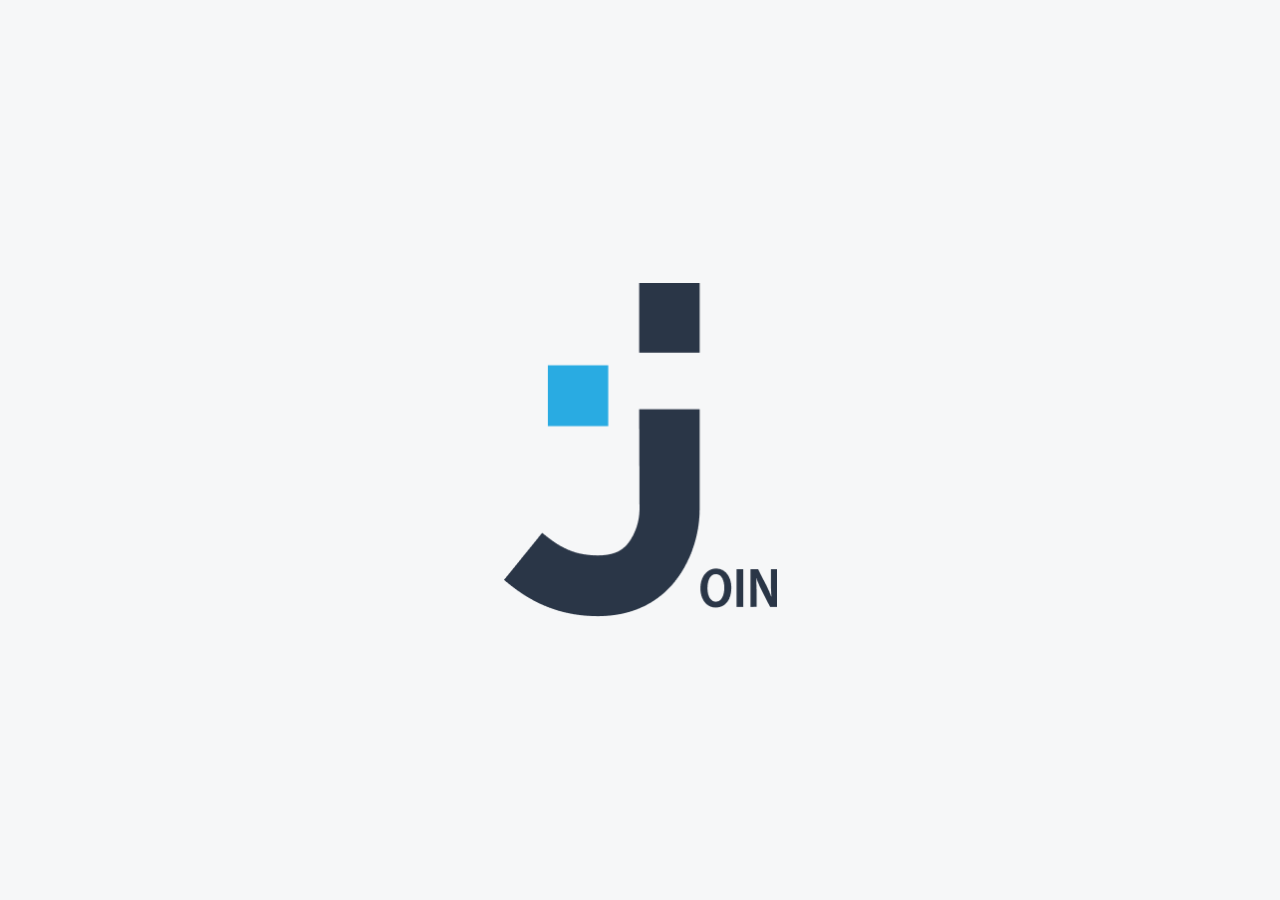
<file: index.html>
<!DOCTYPE html>
<html lang="en">
  <head>
    <meta charset="UTF-8" />
    <meta name="viewport" content="width=device-width, initial-scale=1.0" />
    <title>Log in</title>
    <link rel="stylesheet" href="assets/fonts/fonts.css" />
    <link rel="stylesheet" href="style.css" />
    <link rel="stylesheet" href="./login_signup/css/login_signup.css" />
    <link rel="stylesheet" href="./login_signup/css/login_signup_media.css" />
    <link
      rel="shortcut icon"
      href="./assets/img/join_logo_blue.png"
      type="image/x-icon"
    />
    <script src="./js/dummy_guest_data.js"></script>
    <script src="./js/config.js"></script>
    <script src="./js/script.js"></script>
    <script src="./login_signup/login_signup.js"></script>
  </head>

  <body onload="initLogin()">
    <div class="open-page">
      <div class="logo-container-effect">
        <div class="logo-effect"></div>
      </div>
      <div
        style="height: 100%"
        w3-include-html="login_signup/login_signup.html"
      ></div>
    </div>
  </body>
</html>
</file>
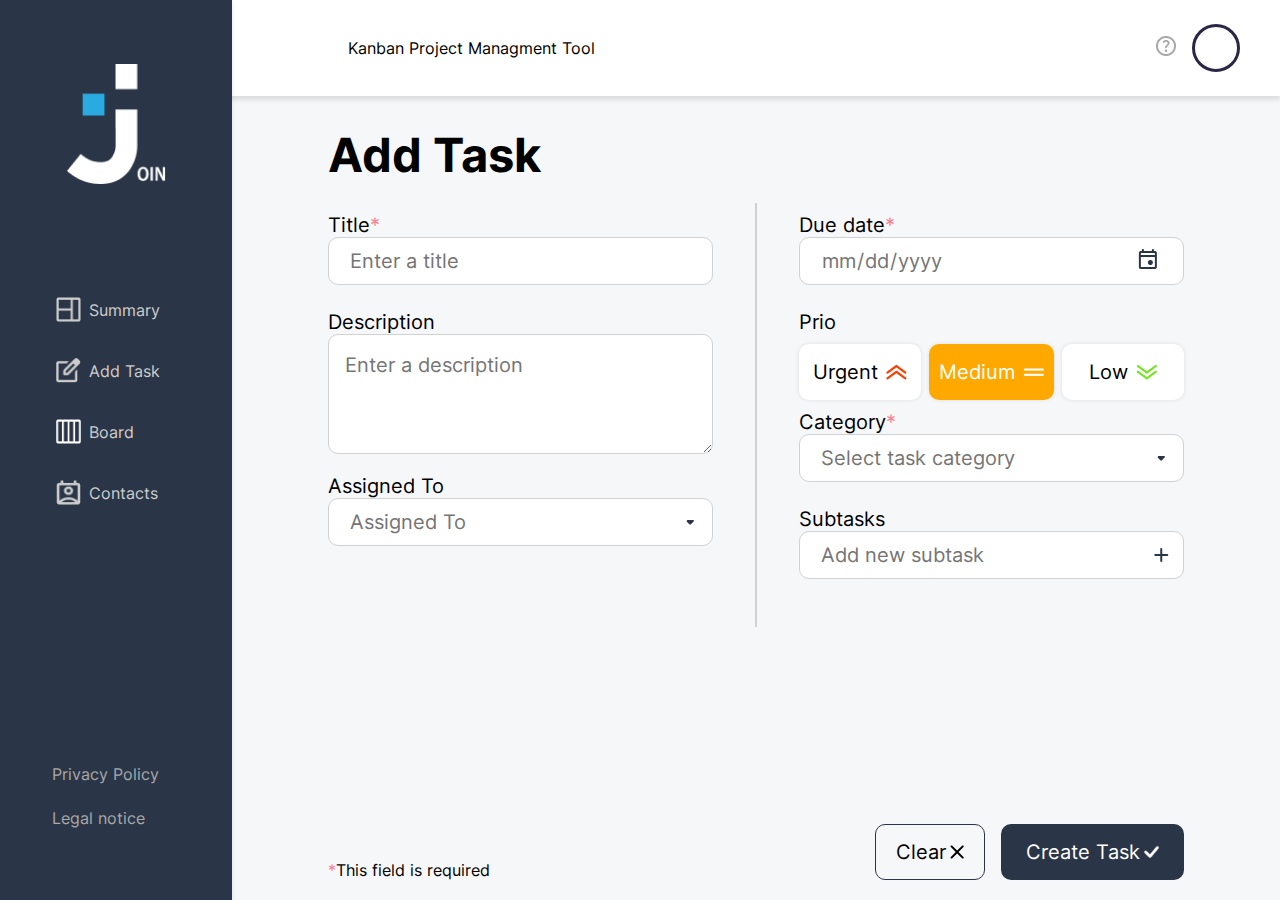
<file: add_task/add_task.html>
<!DOCTYPE html>
<html lang="en">
  <head>
    <meta charset="UTF-8" />
    <meta name="viewport" content="width=device-width, initial-scale=1.0" />
    <title>Add Task</title>
    <link rel="stylesheet" href="../assets/fonts/fonts.css" />
    <link rel="stylesheet" href="../style.css" />
    <link rel="stylesheet" href="./css/add_task_subtask_bottom.css" />
    <link rel="stylesheet" href="./css/add_task.css" />
    <link rel="stylesheet" href="./css/add_task_media.css" />
    <link rel="stylesheet" href="../templates/template.css" />
    <link rel="shortcut icon" href="../assets/img/join_logo_blue.png" type="image/x-icon" />
    <script src="../templates/template.js"></script>
    <script src="../js/dummy_guest_data.js"></script>
    <script src="../js/config.js"></script>
    <script src="../js/script.js"></script>
    <script src="./js/add_task_html.js"></script>
    <script src="./js/add_task_priority.js"></script>
    <script src="./js/add_task_assignedTo.js"></script>
    <script src="./js/add_task_category.js"></script>
    <script src="./js/add_task_subtask.js"></script>
    <script src="./js/add_task.js"></script>
  </head>

  <body onload="initTasks()">
    <div class="big-screen" w3-include-html="../templates/navigation.html"></div>

    <section class="add-task">
      <div class="task-information">
        <div class="task-top-container">
          <h1 class="task-title">Add Task</h1>
          <div class="task-form-container">
            <form onsubmit="onSubmit(); return false;" id="add-task-form" class="add-task-form">
              <div class="form-left">
                <span class="task-headlines">Title<span class="red">*</span></span>
                <input id="task-title" class="input" type="text" name="title" placeholder="Enter a title" />
                <div id="title-required" class="required">This field is required</div>
                <span class="task-headlines">Description</span>
                <textarea
                  id="task-description"
                  class="description"
                  name="description"
                  placeholder="Enter a description"
                  cols="30"
                  rows="5"
                ></textarea>
                <span class="task-headlines">Assigned To</span>
                <div id="assigned-to-task" class="assigned-to-task task">
                  <input
                    onclick="assignedToDropdown()"
                    id="task-assigned-to"
                    class="task-assigned-to input"
                    type="text"
                    name="assigned-to"
                    placeholder="Assigned To"
                    readonly
                  />
                  <img
                    onclick="assignedToDropdown()"
                    id="assigned-to-icon"
                    class="assigned-to-icon task-icon hover-icon"
                    src="../assets/img/drop_down.png"
                    alt=""
                  />
                  <div id="task-assigned-to-dropdown-container" class="task-assigned-to-dropdown-container">
                    <div id="task-assigned-to-dropdown" class="task-assigned-to-dropdown">
                      <!-- Dropdown options will be dynamically populated here -->
                    </div>
                  </div>
                </div>
                <div id="assigned-to-users" class="assigned-to-users"></div>
              </div>

              <div class="form-split"></div>

              <div class="form-right">
                <span class="task-headlines">Due date<span class="red">*</span></span>
                <div class="task">
                  <input id="task-date" class="task-date input" type="date" name="date" placeholder="dd/mm/yyyy" />
                </div>
                <div id="date-required" class="required">This field is required</div>
                <span class="task-headlines">Prio</span>
                <div class="priority">
                  <span onclick="changePriorityUrgent()" id="urgent" class="urgent urgent-bg prio-btn prio-hover"
                    >Urgent
                    <img id="urgent-img" src="../assets/img/urgent_red.png" alt="" />
                  </span>
                  <span onclick="changePriorityMedium()" id="medium" class="medium medium-bg prio-btn"
                    >Medium
                    <img id="medium-img" src="../assets/img/equal_white.png" alt="" />
                  </span>
                  <span onclick="changePriorityLow()" id="low" class="low low-bg prio-btn prio-hover"
                    >Low
                    <img id="low-img" src="../assets/img/low_green.png" alt="" />
                  </span>
                </div>
                <span class="task-headlines">Category<span class="red">*</span></span>
                <div class="task">
                  <input
                    onclick="renderCategory()"
                    id="task-category"
                    class="task-category input"
                    type="text"
                    name="category"
                    placeholder="Select task category"
                    readonly
                  />
                  <img
                    onclick="renderCategory()"
                    id="task-category-icon"
                    class="task-icon hover-icon"
                    src="../assets/img/drop_down.png"
                    alt=""
                  />
                  <div id="task-category-dropdown" class="task-category-dropdown">
                    <!-- Dropdown options will be dynamically populated here -->
                  </div>
                </div>
                <div id="category-required" class="required">This field is required</div>

                <span class="task-headlines">Subtasks</span>
                <div id="subtask-input-container" class="subtask-input-container task">
                  <input
                    id="task-subtasks-input"
                    class="task-subtasks input"
                    type="text"
                    name="subtasks"
                    placeholder="Add new subtask"
                    onkeypress="subtaskOnEnter(event)"
                  />
                  <img
                    onclick="openSubtask()"
                    id="subtask-icon"
                    class="subtask-icon-add task-icon hover-icon"
                    src="../assets/img/subtask.png"
                    alt=""
                  />
                  <div class="subtask-icon hidden">
                    <div class="subtask-icons-container hover-icon">
                      <img
                        onclick="emptySubtask()"
                        id="delete-subtask-input"
                        class="subtask-input"
                        src="../assets/img/plus.png"
                        alt=""
                      />
                    </div>
                    |
                    <div class="subtask-icons-container hover-icon">
                      <img
                        onclick="addSubtask()"
                        id="submit-subtask-input"
                        class="subtask-input"
                        src="../assets/img/mark-blue.png"
                        alt=""
                      />
                    </div>
                  </div>
                </div>
                <ul id="task-subtasks-list" class="task-subtasks-list"></ul>
              </div>
            </form>
          </div>
        </div>

        <div class="task-bottom-container">
          <div class="task-bottom">
            <span class="field-required"><span class="red">*</span>This field is required</span>
            <div class="task-buttons">
              <button class="task-clear" onclick="clearTaskForm()">
                Clear
                <div class="task-clear-img">
                  <svg width="14" height="14" viewBox="0 0 14 14" xmlns="http://www.w3.org/2000/svg">
                    <path
                      class="task-clear-svg"
                      d="M7.14434 8.40005L2.24434 13.3C2.061 13.4834 1.82767 13.575 1.54434 13.575C1.261 13.575 1.02767 13.4834 0.844336 13.3C0.661003 13.1167 0.569336 12.8834 0.569336 12.6C0.569336 12.3167 0.661003 12.0834 0.844336 11.9L5.74434 7.00005L0.844336 2.10005C0.661003 1.91672 0.569336 1.68338 0.569336 1.40005C0.569336 1.11672 0.661003 0.883382 0.844336 0.700049C1.02767 0.516715 1.261 0.425049 1.54434 0.425049C1.82767 0.425049 2.061 0.516715 2.24434 0.700049L7.14434 5.60005L12.0443 0.700049C12.2277 0.516715 12.461 0.425049 12.7443 0.425049C13.0277 0.425049 13.261 0.516715 13.4443 0.700049C13.6277 0.883382 13.7193 1.11672 13.7193 1.40005C13.7193 1.68338 13.6277 1.91672 13.4443 2.10005L8.54434 7.00005L13.4443 11.9C13.6277 12.0834 13.7193 12.3167 13.7193 12.6C13.7193 12.8834 13.6277 13.1167 13.4443 13.3C13.261 13.4834 13.0277 13.575 12.7443 13.575C12.461 13.575 12.2277 13.4834 12.0443 13.3L7.14434 8.40005Z"
                    />
                  </svg>
                </div>
              </button>
              <button id="task-add" class="task-add" type="submit" form="add-task-form">
                Create Task <img class="task-add-img" src="../assets/img/mark.png" alt="" />
              </button>
            </div>
          </div>
        </div>
      </div>
      <div class="task-added-to-board">Task added to board <img src="../assets/img/board.png" alt="" /></div>
    </section>
  </body>
</html>
</file>
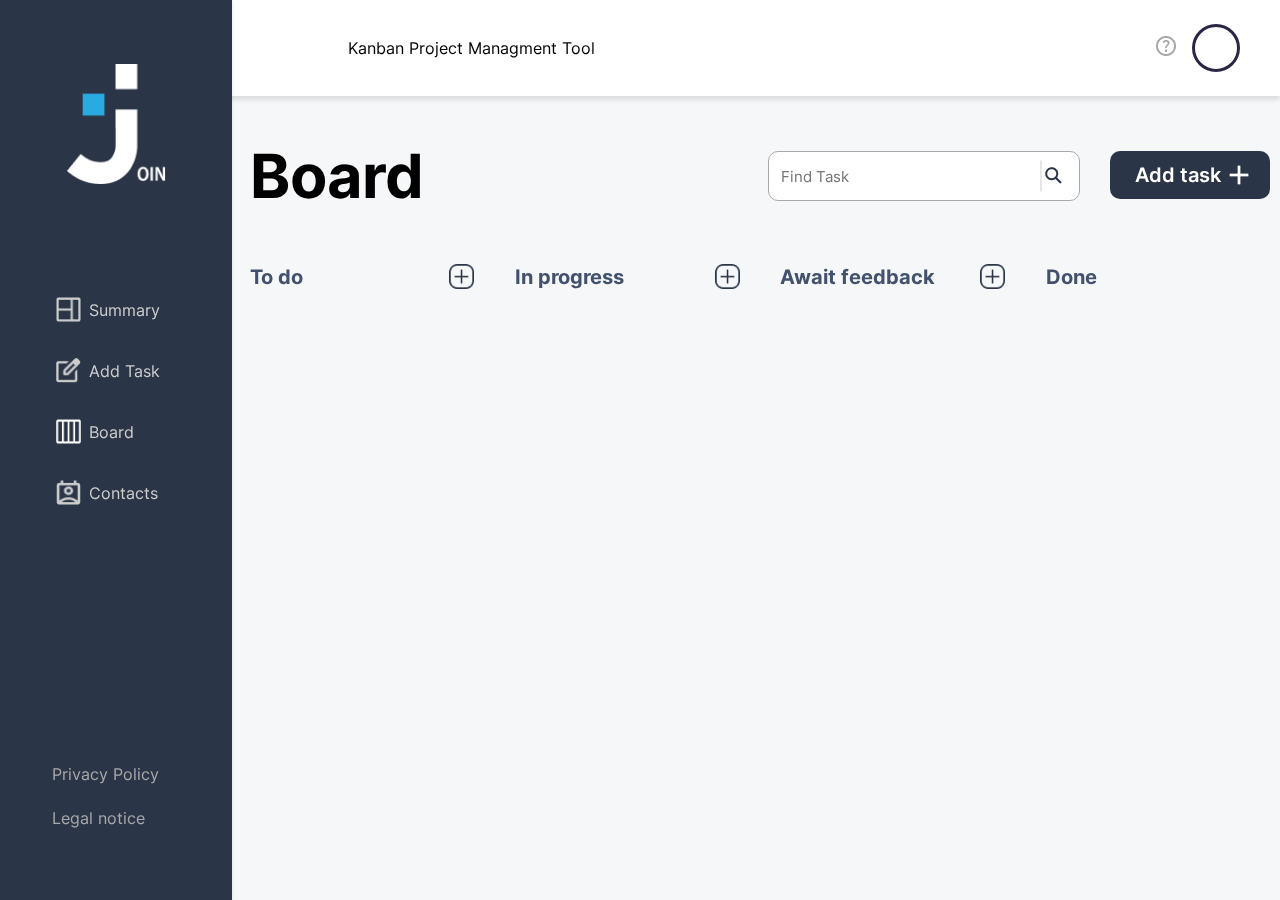
<file: board/board.html>
<!DOCTYPE html>
<html lang="en">

<head>
  <meta charset="UTF-8" />
  <meta name="viewport" content="width=device-width, initial-scale=1.0" />
  <title>Board</title>
  <link rel="stylesheet" href="../assets/fonts/fonts.css" />
  <link rel="stylesheet" href="../style.css" />
  <link rel="stylesheet" href="../templates/template.css" />
  <link class="disableCssData" rel="stylesheet" href="../add_task/css/add_task_subtask_bottom.css" />
  <link class="disableCssData" rel="stylesheet" href="../add_task/css/add_task.css" />
  <link class="disableCssData" rel="stylesheet" href="../add_task/css/add_task_media.css" />
  <link class="disableCssData" rel="stylesheet" href="css/board_add_task.css" />
  <link class="enableCssData" rel="stylesheet" href="./css/add_task_subtask_bottom_edit.css" disabled />
  <link class="enableCssData" rel="stylesheet" href="./css/add_task_edit.css" disabled />
  <link class="enableCssData" rel="stylesheet" href="./css/add_task_media_edit.css" disabled />
  <link rel="stylesheet" href="./css/board.css" />
  <link rel="stylesheet" href="./css/board_second.css" />
  <link rel="stylesheet" href="./css/board_media.css" />
  <link rel="shortcut icon" href="../assets/img/join_logo_blue.png" type="image/x-icon" />
  <script src="../templates/template.js"></script>
  <script src="../js/dummy_guest_data.js"></script>
  <script src="../js/config.js"></script>
  <script src="../js/script.js"></script>
  <script src="../add_task/js/add_task_html.js"></script>
  <script src="../add_task/js/add_task.js"></script>
  <script src="../add_task/js/add_task_priority.js"></script>
  <script src="../add_task/js/add_task_category.js"></script>
  <script src="../add_task/js/add_task_subtask.js"></script>
  <script src="../add_task/js/add_task_assignedTo.js"></script>
  <script src="./js/board.js"></script>
  <script src="./js/board_add_task.js"></script>
  <script src="./js/board_templates.js"></script>
  <script id="DragDropTouch" src="https://bernardo-castilho.github.io/DragDropTouch/DragDropTouch.js"></script>
</head>

<body onload="initBoard()">
  <div class="big-screen" w3-include-html="../templates/navigation.html"></div>

  <section class="section-board">
    <div class="board-header">
      <h1>Board</h1>
      <div class="board-header-search">
        <div class="find-task-input">
          <input id="findTask" oninput="searchTasks('findTask')" placeholder="Find Task" type="text" />
          <img src="../assets/img/board-search-seperator.png" alt="" />
          <img class="search-img" src="../assets/img/search.png" alt="" />
        </div>
        <br />

        <div onclick="createTaskBoard('todo')" class="add-task-btn">
          <span>Add task</span>
          <img src="../assets/img/add.png" alt="" />
        </div>
        <div onclick="redirectToTaskPage('todo')" class="add-task-btn-href">
          <span>Add task</span>
          <img src="../assets/img/add.png" alt="" />
        </div>
      </div>
    </div>

    <div class="tasks-container-header">
      <div class="find-task-input-mobile">
        <input id="findTaskMobile" oninput="searchTasks('findTaskMobile')" placeholder="Find Task" type="text" />
        <img src="../assets/img/board-search-seperator.png" alt="" />
        <img class="search-img" src="../assets/img/search.png" alt="" />
      </div>
      <div class="tasks-container-header-text">
        <span>To do</span>
        <img class="tasks-container-header-img" onclick="createTaskBoard('todo')" src="../assets/img/plus_dark.png"
          alt="" />
      </div>
      <div class="tasks-container-header-text">
        <span>In progress</span>
        <img class="tasks-container-header-img" onclick="createTaskBoard('inProgress')"
          src="../assets/img/plus_dark.png" alt="" />
      </div>
      <div class="tasks-container-header-text">
        <span>Await feedback</span>
        <img class="tasks-container-header-img" onclick="createTaskBoard('awaitFeedback')"
          src="../assets/img/plus_dark.png" alt="" />
      </div>
      <div class="tasks-container-header-text"><span>Done</span></div>
    </div>

    <div class="tasks-container">
      <div class="tasks-container-header-text-mobile">
        <span id="todoLink">To do</span>
        <img class="tasks-container-header-img" onclick="redirectToTaskPage('todo')" src="../assets/img/plus_dark.png"
          alt="" />
      </div>
      <div ondrop="moveTo('todo')" ondragleave="removeHighlight('todo')"
        ondragover="allowDrop(event); highlight('todo')" id="todo" class="tasks-drag-and-drop"></div>
      <div class="tasks-container-header-text-mobile">
        <span id="inProgressLink">In progress</span>
        <img class="tasks-container-header-img" onclick="redirectToTaskPage('inProgress')"
          src="../assets/img/plus_dark.png" alt="" />
      </div>
      <div ondrop="moveTo('inProgress')" ondragleave="removeHighlight('inProgress')"
        ondragover="allowDrop(event); highlight('inProgress')" id="inProgress" class="tasks-drag-and-drop"></div>
      <div class="tasks-container-header-text-mobile">
        <span id="awaitFeedbackLink">Await feedback</span>
        <img class="tasks-container-header-img" onclick="redirectToTaskPage('awaitFeedback')"
          src="../assets/img/plus_dark.png" alt="" />
      </div>
      <div ondrop="moveTo('awaitFeedback')" ondragleave="removeHighlight('awaitFeedback')"
        ondragover="allowDrop(event); highlight('awaitFeedback')" id="awaitFeedback" class="tasks-drag-and-drop"></div>
      <div class="tasks-container-header-text-mobile">
        <span id="doneLink">Done</span>
      </div>
      <div ondrop="moveTo('done')" ondragleave="removeHighlight('done')"
        ondragover="allowDrop(event); highlight('done')" id="done" class="tasks-drag-and-drop"></div>

      <div onclick="openOrCloseBigAddTask(event, 'backgroundAddTask')" id="backgroundAddTask"
        class="background-add-task">
        <div id="addTaskContainer" class="add-task add-task-container">
          <div class="task-information-board">
            <div class="task-top-container">
              <h1 class="task-title">Add Task</h1>
              <div class="task-form-container">
                <form onsubmit="onSubmitOrEditTask(); return false;" id="add-task-form" class="add-task-form">
                  <div class="form-left">
                    <span class="task-headlines">Title<span class="red">*</span></span>
                    <input id="task-title" class="input" type="text" name="title" placeholder="Enter a title" />
                    <div id="title-required" class="required">This field is required</div>
                    <span class="task-headlines">Description</span>
                    <textarea id="task-description" class="description" name="description"
                      placeholder="Enter a description" cols="30" rows="5"></textarea>
                    <span class="task-headlines">Assigned To</span>
                    <div id="assigned-to-task" class="assigned-to-task task">
                      <input onclick="assignedToDropdown()" id="task-assigned-to" class="task-assigned-to input"
                        type="text" name="assigned-to" placeholder="Assigned To" readonly />
                      <img onclick="assignedToDropdown()" id="assigned-to-icon"
                        class="assigned-to-icon task-icon hover-icon" src="../assets/img/drop_down.png" alt="" />
                      <div id="task-assigned-to-dropdown-container" class="task-assigned-to-dropdown-container">
                        <div id="task-assigned-to-dropdown" class="task-assigned-to-dropdown">
                          <!-- Dropdown options will be dynamically populated here -->
                        </div>
                      </div>
                    </div>
                    <div id="assigned-to-users" class="assigned-to-users"></div>
                  </div>

                  <div class="form-split"></div>

                  <div class="form-right">
                    <span class="task-headlines">Due date<span class="red">*</span></span>
                    <div class="task">
                      <input id="task-date" class="task-date input" type="date" name="date" placeholder="dd/mm/yyyy" />
                    </div>
                    <div id="date-required" class="required">This field is required</div>
                    <span class="task-headlines">Prio</span>
                    <div class="priority">
                      <span onclick="changePriorityUrgent()" id="urgent"
                        class="urgent urgent-bg prio-btn prio-hover">Urgent
                        <img id="urgent-img" src="../assets/img/urgent_red.png" alt="" />
                      </span>
                      <span onclick="changePriorityMedium()" id="medium" class="medium medium-bg prio-btn">Medium
                        <img id="medium-img" src="../assets/img/equal_white.png" alt="" />
                      </span>
                      <span onclick="changePriorityLow()" id="low" class="low low-bg prio-btn prio-hover">Low
                        <img id="low-img" src="../assets/img/low_green.png" alt="" />
                      </span>
                    </div>
                    <span class="task-headlines">Category<span class="red">*</span></span>
                    <div id="taskCategory" class="task">
                      <input onclick="renderCategory()" id="task-category" class="task-category input" type="text"
                        name="category" placeholder="Select task category" readonly />
                      <img onclick="renderCategory()" id="task-category-icon" class="task-icon hover-icon"
                        src="../assets/img/drop_down.png" alt="" />
                      <div id="task-category-dropdown" class="task-category-dropdown">
                        <!-- Dropdown options will be dynamically populated here -->
                      </div>
                    </div>
                    <div id="category-required" class="required">This field is required</div>

                    <span class="task-headlines">Subtasks</span>
                    <div id="subtask-input-container" class="subtask-input-container task">
                      <input id="task-subtasks-input" class="task-subtasks input" type="text" name="subtasks"
                        placeholder="Add new subtask" onkeypress="subtaskOnEnter(event)" />
                      <img onclick="openSubtask()" id="subtask-icon" class="subtask-icon-add task-icon hover-icon"
                        src="../assets/img/subtask.png" alt="" />
                      <div class="subtask-icon hidden">
                        <div class="subtask-icons-container hover-icon">
                          <img onclick="emptySubtask()" id="delete-subtask-input" class="subtask-input"
                            src="../assets/img/plus.png" alt="" />
                        </div>
                        <div class="subtask-icons-container hover-icon">
                          <img onclick="addSubtask()" id="submit-subtask-input" class="subtask-input"
                            src="../assets/img/mark-blue.png" alt="" />
                        </div>
                      </div>
                    </div>
                    <ul id="task-subtasks-list" class="task-subtasks-list"></ul>
                  </div>
                </form>
              </div>
            </div>

            <div class="task-bottom-container">
              <div class="task-bottom">
                <span class="field-required"><span class="red">*</span>This field is required</span>
                <div class="task-buttons">
                  <button class="task-clear" onclick="clearTaskForm()">
                    Clear
                    <div class="task-clear-img">
                      <svg width="14" height="14" viewBox="0 0 14 14" xmlns="http://www.w3.org/2000/svg">
                        <path class="task-clear-svg"
                          d="M7.14434 8.40005L2.24434 13.3C2.061 13.4834 1.82767 13.575 1.54434 13.575C1.261 13.575 1.02767 13.4834 0.844336 13.3C0.661003 13.1167 0.569336 12.8834 0.569336 12.6C0.569336 12.3167 0.661003 12.0834 0.844336 11.9L5.74434 7.00005L0.844336 2.10005C0.661003 1.91672 0.569336 1.68338 0.569336 1.40005C0.569336 1.11672 0.661003 0.883382 0.844336 0.700049C1.02767 0.516715 1.261 0.425049 1.54434 0.425049C1.82767 0.425049 2.061 0.516715 2.24434 0.700049L7.14434 5.60005L12.0443 0.700049C12.2277 0.516715 12.461 0.425049 12.7443 0.425049C13.0277 0.425049 13.261 0.516715 13.4443 0.700049C13.6277 0.883382 13.7193 1.11672 13.7193 1.40005C13.7193 1.68338 13.6277 1.91672 13.4443 2.10005L8.54434 7.00005L13.4443 11.9C13.6277 12.0834 13.7193 12.3167 13.7193 12.6C13.7193 12.8834 13.6277 13.1167 13.4443 13.3C13.261 13.4834 13.0277 13.575 12.7443 13.575C12.461 13.575 12.2277 13.4834 12.0443 13.3L7.14434 8.40005Z" />
                      </svg>
                    </div>
                  </button>
                  <button id="task-add" class="task-add" type="submit" form="add-task-form">
                    <span id="changeName">Create Task</span>
                    <img class="task-add-img" src="../assets/img/mark.png" alt="" />
                  </button>
                </div>
              </div>
            </div>
          </div>
        </div>
      </div>
    </div>
  </section>
  <div onclick="openOrCloseBigBoard(event, 'bigTaskContainerBackground')" id="bigTaskContainerBackground"></div>
</body>

</html>
</file>
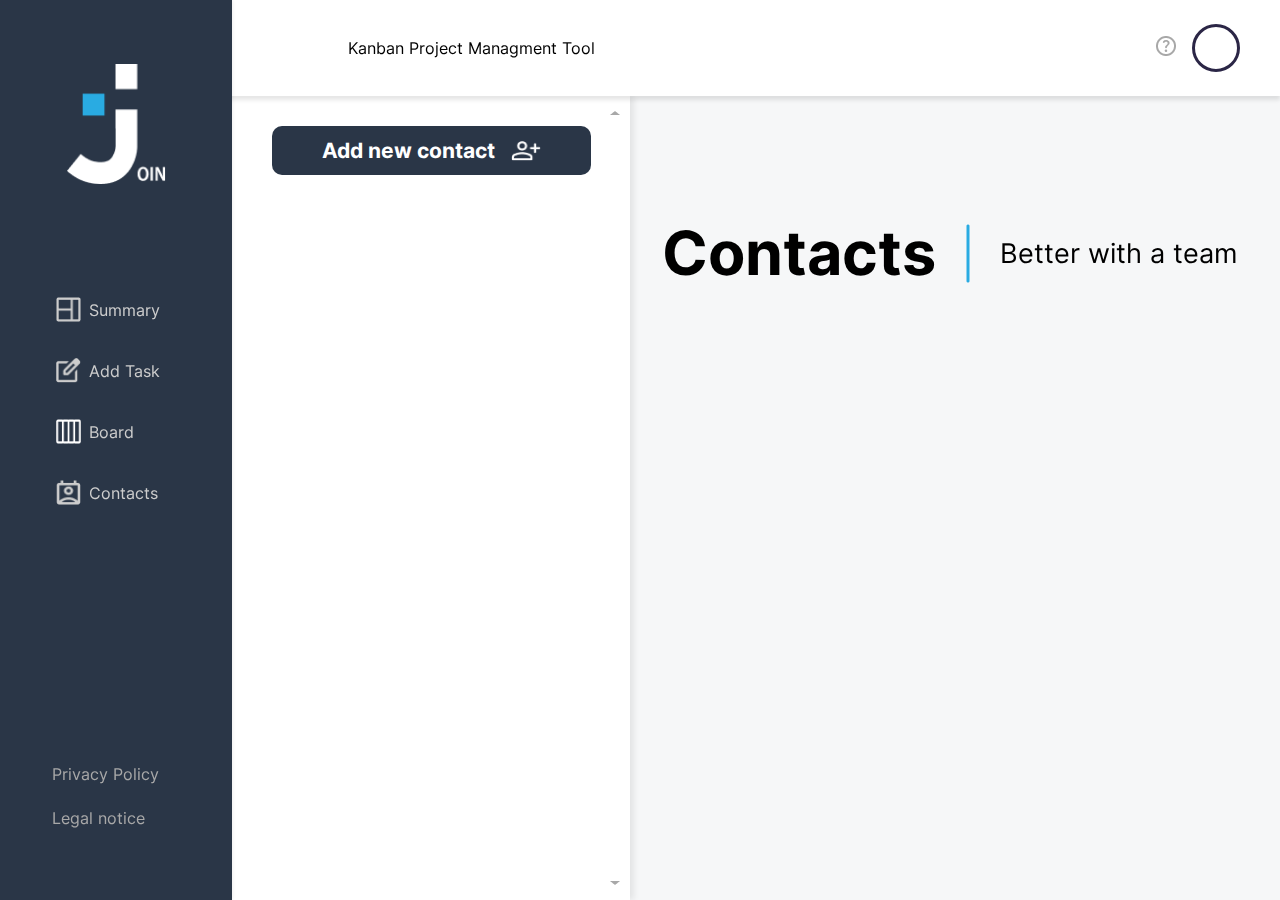
<file: contacts/contacts.html>
<!DOCTYPE html>
<html lang="en">
  <head>
    <meta charset="UTF-8" />
    <meta name="viewport" content="width=device-width, initial-scale=1.0" />
    <title>Contacts</title>
    <link rel="stylesheet" href="../assets/fonts/fonts.css" />
    <link rel="stylesheet" href="../style.css" />
    <link rel="stylesheet" href="../contacts/css/contacts.css" />
    <link rel="stylesheet" href="../contacts/css/contacts_second.css" />
    <link rel="stylesheet" href="../contacts/css/contacts_media.css" />
    <link rel="stylesheet" href="../templates/template.css" />
    <link rel="shortcut icon" href="../assets/img/join_logo_blue.png" type="image/x-icon" />
    <script src="../templates/template.js"></script>
    <script src="../js/dummy_guest_data.js"></script>
    <script src="../js/config.js"></script>
    <script src="../js/script.js"></script>
    <script src="./js/contacts.js"></script>
    <script src="./js/contacts_edit.js"></script>
    <script src="./js/letters.js"></script>
    <script src="./js/templates.js"></script>
  </head>

  <body onload="initContacts()">
    <div class="big-screen" w3-include-html="../templates/navigation.html"></div>
    <section class="contacts">
      <div class="left-container">
        <div class="new-contact-container">
          <div class="sticky-button">
            <button
              onclick="openOrCloseAddContact(event, 'addButton', 'IMG')"
              id="addButton"
              class="add-new-contact-button"
            >
              Add new contact <img class="add-new-contact-img" src="../assets/img/person_add.png" alt="contact icon" />
            </button>
          </div>
          <div id="contacts"></div>
        </div>
        <img class="scrollbar-arrow-top" src="../assets/img/scrollbar_arrow.png" alt="arrow icon" />
        <img class="scrollbar-arrow-bottom" src="../assets/img/scrollbar_arrow.png" alt="arrow icon" />
        <img
          onclick="openOrCloseAddContact(event, 'addContectMobile')"
          id="addContectMobile"
          class="add-contact-mobile-img"
          src="../assets/img/add_contact_mobile_button.png"
          alt="add contact button"
        />
      </div>
      <div class="right-container">
        <img
          style="display: none"
          onclick="goBackToLeftContainer()"
          id="goBackArrow"
          src="../assets/img/back-arrow.png"
          alt="left arrow icon"
        />
        <svg
          onclick="openOrCloseMobileEditDeleteContainer(event, 'backgroundMobileEditDeleteContainer')"
          style="display: none"
          class="menu-contact-option"
          width="64"
          height="64"
          viewBox="0 0 64 64"
          fill="none"
          xmlns="http://www.w3.org/2000/svg"
        >
          <g filter="url(#filter0_d_71395_18084)">
            <rect x="4" width="56" height="56" rx="28" fill="#2A3647" shape-rendering="crispEdges" />
            <rect x="4.5" y="0.5" width="55" height="55" rx="27.5" stroke="#2A3647" shape-rendering="crispEdges" />
            <mask
              id="mask0_71395_18084"
              style="mask-type: alpha"
              maskUnits="userSpaceOnUse"
              x="16"
              y="12"
              width="32"
              height="32"
            >
              <rect x="16" y="12" width="32" height="32" fill="#D9D9D9" />
            </mask>
            <g mask="url(#mask0_71395_18084)">
              <path
                d="M31.9997 38.6666C31.2663 38.6666 30.6386 38.4055 30.1163 37.8833C29.5941 37.361 29.333 36.7333 29.333 35.9999C29.333 35.2666 29.5941 34.6388 30.1163 34.1166C30.6386 33.5944 31.2663 33.3333 31.9997 33.3333C32.733 33.3333 33.3608 33.5944 33.883 34.1166C34.4052 34.6388 34.6663 35.2666 34.6663 35.9999C34.6663 36.7333 34.4052 37.361 33.883 37.8833C33.3608 38.4055 32.733 38.6666 31.9997 38.6666ZM31.9997 30.6666C31.2663 30.6666 30.6386 30.4055 30.1163 29.8833C29.5941 29.361 29.333 28.7333 29.333 27.9999C29.333 27.2666 29.5941 26.6388 30.1163 26.1166C30.6386 25.5944 31.2663 25.3333 31.9997 25.3333C32.733 25.3333 33.3608 25.5944 33.883 26.1166C34.4052 26.6388 34.6663 27.2666 34.6663 27.9999C34.6663 28.7333 34.4052 29.361 33.883 29.8833C33.3608 30.4055 32.733 30.6666 31.9997 30.6666ZM31.9997 22.6666C31.2663 22.6666 30.6386 22.4055 30.1163 21.8833C29.5941 21.361 29.333 20.7333 29.333 19.9999C29.333 19.2666 29.5941 18.6388 30.1163 18.1166C30.6386 17.5944 31.2663 17.3333 31.9997 17.3333C32.733 17.3333 33.3608 17.5944 33.883 18.1166C34.4052 18.6388 34.6663 19.2666 34.6663 19.9999C34.6663 20.7333 34.4052 21.361 33.883 21.8833C33.3608 22.4055 32.733 22.6666 31.9997 22.6666Z"
                fill="white"
              />
            </g>
          </g>
          <defs>
            <filter
              id="filter0_d_71395_18084"
              x="0"
              y="0"
              width="64"
              height="64"
              filterUnits="userSpaceOnUse"
              color-interpolation-filters="sRGB"
            >
              <feFlood flood-opacity="0" result="BackgroundImageFix" />
              <feColorMatrix
                in="SourceAlpha"
                type="matrix"
                values="0 0 0 0 0 0 0 0 0 0 0 0 0 0 0 0 0 0 127 0"
                result="hardAlpha"
              />
              <feOffset dy="4" />
              <feGaussianBlur stdDeviation="2" />
              <feComposite in2="hardAlpha" operator="out" />
              <feColorMatrix type="matrix" values="0 0 0 0 0 0 0 0 0 0 0 0 0 0 0 0 0 0 0.25 0" />
              <feBlend mode="normal" in2="BackgroundImageFix" result="effect1_dropShadow_71395_18084" />
              <feBlend mode="normal" in="SourceGraphic" in2="effect1_dropShadow_71395_18084" result="shape" />
            </filter>
          </defs>
        </svg>
        <div class="right-container-header">
          <h2>Contacts</h2>
          <img class="contact-line-img" src="../assets/img/contact_line.png" alt="line icon" />
          <span class="header-text">Better with a team</span>
          <img
            style="display: none"
            class="contact-mobile-line-img"
            src="../assets/img/contact_line.png"
            alt="line icon"
          />
        </div>
        <div id="bigContactContainer" class="contact-description-big"></div>
        <div id="messageCreateContact">
          Contact successfully created
        </div>
      </div>
      <div onclick="openOrCloseAddContact(event, 'bigContainer')" id="bigContainer" class="add-contact-big-container">
        <div id="smallContainer" class="add-contact-small-container">
          <div id="addContactHeadline" class="add-contact-left">
            <img class="add-contact-left-logo-img" src="../assets/img/join_logo.png" alt="logo blue" />
            <h2>Add contact</h2>
            <span>Tasks are better with a team!</span>
            <img class="add-contact-left-underline-img" src="../assets/img/add_contact_underline.png" alt="underline" />
          </div>
          <div style="display: none" id="editHeadline" class="add-contact-left">
            <img class="add-contact-left-logo-img" src="../assets/img/join_logo.png" alt="logo blue" />
            <h2>Edit contact</h2>
            <img class="add-contact-left-underline-img" src="../assets/img/add_contact_underline.png" alt="underline" />
          </div>
          <div class="add-contact-right">
            <div
              onclick="openOrCloseAddContact(event, 'closeButton', 'IMG')"
              id="closeIcon"
              class="add-contact-right-close-img-container"
            >
              <img class="close-icon" src="../assets/img/plus.png" alt="close icon" />
              <img class="close-icon-mobile" src="../assets/img/close_white.png" alt="close icon" />
            </div>
            <img
              id="lettersForIcon"
              class="add-contact-right-contact-icon"
              src="../assets/img/contact_icon.png"
              alt="contact icon"
            />
            <div style="display: none" id="circleBig" class="circle-big add-contact-right-contact-icon"></div>
            <form class="create-contact-container" onsubmit="submitAddOrEdit(); return false;">
              <div class="create-contact-input-container">
                <input
                  type="text"
                  id="name"
                  pattern="[A-ZÄÖÜ][a-zäöüß]+ [A-ZÄÖÜ][a-zäöüß]+"
                  title="Bitte geben Sie Ihren Vor- (Leerzeichen) Nachnamen ein, mit Großbuchstaben am Anfang jedes Namens."
                  placeholder="Name"
                  required
                />
                <img class="create-contact-input-img" src="../assets/img/person.png" alt="person icon" />
              </div>
              <div class="create-contact-input-container">
                <input type="email" id="email" placeholder="Email" required />
                <img class="create-contact-input-img" src="../assets/img/email.png" alt="email icon" />
              </div>
              <span style="display: none" id="noMatchEmail" class="error-message">This email is already in use.</span>
              <div class="create-contact-input-container">
                <input
                  type="tel"
                  id="phone"
                  pattern="[0-9]*"
                  title="Bitte nur Zahlen eingeben"
                  placeholder="Phone"
                  required
                />
                <img class="create-contact-input-img" src="../assets/img/call.png" alt="call icon" />
              </div>
              <div id="addContactButton" class="create-contact-button-container">
                <span
                  onclick="openOrCloseAddContact(event, 'cancel', 'path')"
                  id="cancel"
                  class="create-contact-button-cancel"
                  >Cancel
                  <svg width="14" height="14" viewBox="0 0 14 14" fill="none" xmlns="http://www.w3.org/2000/svg">
                    <path
                      d="M7.06917 7.00008L12.3122 12.2431M1.82617 12.2431L7.06917 7.00008L1.82617 12.2431ZM12.3122 1.75708L7.06817 7.00008L12.3122 1.75708ZM7.06817 7.00008L1.82617 1.75708L7.06817 7.00008Z"
                      stroke="#2A3647"
                      stroke-width="2"
                      stroke-linecap="round"
                      stroke-linejoin="round"
                    />
                  </svg>
                </span>
                <button class="create-contact-button-create-contact">
                  Create contact<img class="create-contact-button-img" src="../assets/img/check.png" alt="check icon" />
                </button>
              </div>
              <div style="display: none" id="editButton" class="create-contact-button-container">
                <span onclick="deleteContact('contact.email')" class="create-contact-button-cancel">Delete </span>
                <button class="create-contact-button-create-contact">
                  Save <img class="create-contact-button-img" src="../assets/img/check.png" alt="check icon" />
                </button>
              </div>
            </form>
          </div>
        </div>
      </div>
    </section>
  </body>
</html>
</file>
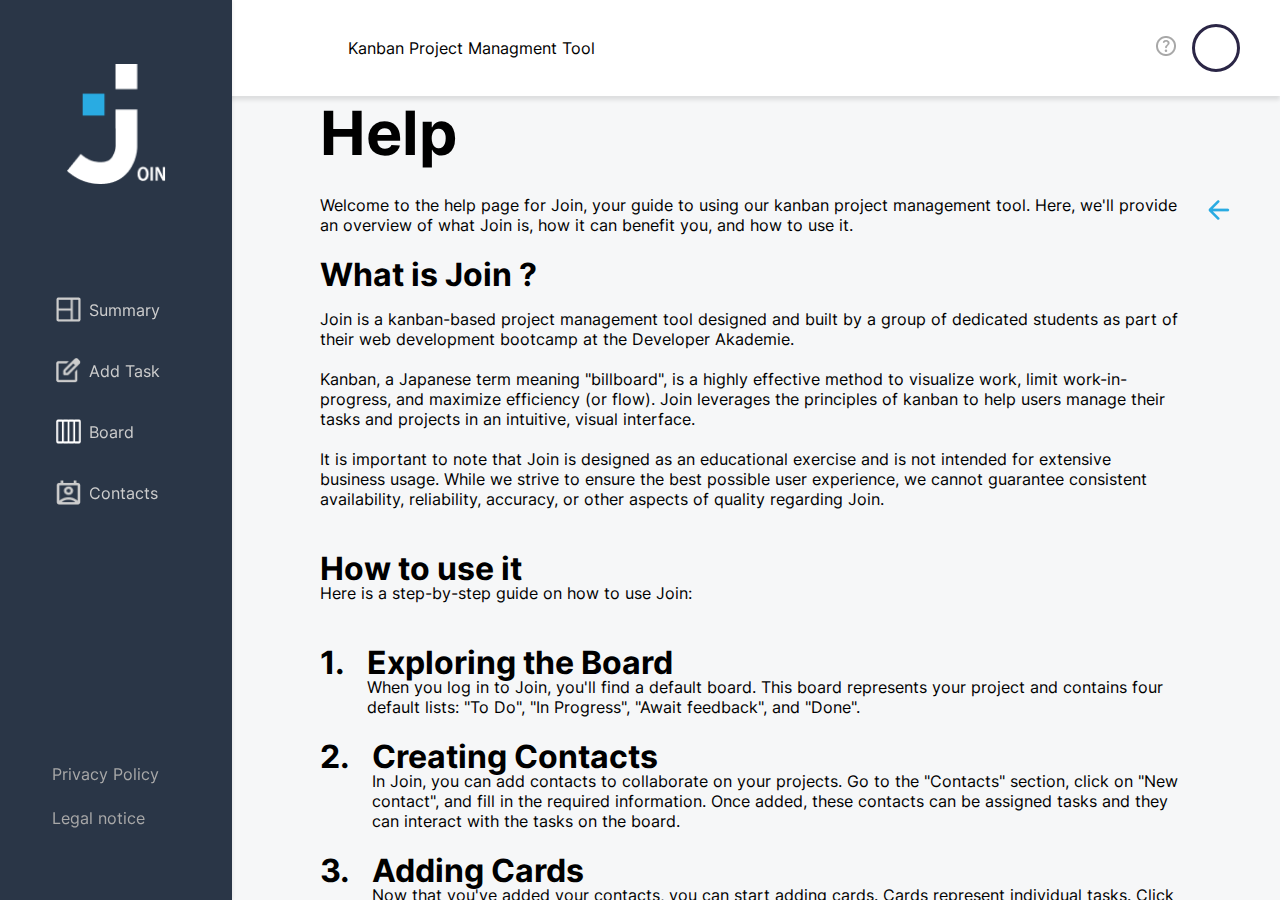
<file: legal_information/help.html>
<!DOCTYPE html>
<html lang="en">
  <head>
    <meta charset="UTF-8" />
    <meta name="viewport" content="width=device-width, initial-scale=1.0" />
    <title>Help</title>
    <link rel="stylesheet" href="../assets/fonts/fonts.css" />
    <link rel="stylesheet" href="../style.css" />
    <link rel="stylesheet" href="legal_information.css" />
    <link rel="stylesheet" href="../templates/template.css" />
    <link
      rel="shortcut icon"
      href="../assets/img/join_logo_blue.png"
      type="image/x-icon"
    />
    <script src="../templates/template.js"></script>
    <script src="../js/dummy_guest_data.js"></script>
    <script src="../js/config.js"></script>
    <script src="../js/script.js"></script>
    <script src="legal_information.js"></script>
  </head>

  <body onload="initLegalInformation()">
    <div
      class="big-screen"
      w3-include-html="../templates/navigation.html"
    ></div>
    
    <div class="privacy-policy-go-back">
      <img onclick="goBack()" src="../assets/img/back-arrow.png" alt="" />
    </div>

    <section class="legale-notice">
      <div class="privacy-policy-header">
        <h1>Help</h1>
      </div>
      <span>
        Welcome to the help page for Join, your guide to using our kanban
        project management tool. Here, we'll provide an overview of what Join
        is, how it can benefit you, and how to use it.
      </span>
      <h2>What is Join ?</h2>
      <br />
      <span
        >Join is a kanban-based project management tool designed and built by a
        group of dedicated students as part of their web development bootcamp at
        the Developer Akademie.</span
      >
      <br />
      <br />
      <span>
        Kanban, a Japanese term meaning "billboard", is a highly effective
        method to visualize work, limit work-in-progress, and maximize
        efficiency (or flow). Join leverages the principles of kanban to help
        users manage their tasks and projects in an intuitive, visual interface.
      </span>
      <br />
      <br />
      <span
        >It is important to note that Join is designed as an educational
        exercise and is not intended for extensive business usage. While we
        strive to ensure the best possible user experience, we cannot guarantee
        consistent availability, reliability, accuracy, or other aspects of
        quality regarding Join.
      </span>
      <br /><br />
      <h2>How to use it</h2>
      <p>Here is a step-by-step guide on how to use Join:</p>
      <br />

      <span class="help-text-span">
        <h2>1.</h2>
        <span class="help-text-span-header">
          <h2>Exploring the Board</h2>
          <span
            >When you log in to Join, you'll find a default board. This board
            represents your project and contains four default lists: "To Do",
            "In Progress", "Await feedback", and "Done".</span
          >
        </span>
      </span>
      <span class="help-text-span">
        <h2>2.</h2>
        <span class="help-text-span-header">
          <h2>Creating Contacts</h2>
          <span
            >In Join, you can add contacts to collaborate on your projects. Go to the
            "Contacts" section, click on "New contact", and fill in the required
            information. Once added, these contacts can be assigned tasks and they
            can interact with the tasks on the board.</span
          >
        </span>
      </span>
      <span class="help-text-span">
        <h2>3.</h2>
        <span class="help-text-span-header">
          <h2>Adding Cards</h2>
          <span
            >Now that you've added your contacts, you can start adding cards. Cards
            represent individual tasks. Click the "+" button under the appropriate
            list to create a new card. Fill in the task details in the card, like
            task name, description, due date, assignees, etc.</span
          >
        </span>
      </span>
      <span class="help-text-span">
        <h2>4.</h2>
        <span class="help-text-span-header">
          <h2>Moving Cards</h2>
          <span
            > As the task moves from one stage to another, you can reflect that on the
            board by dragging and dropping the card from one list to another.</span
          >
        </span>
      </span>
      <span class="help-text-span">
        <h2>5.</h2>
        <span class="help-text-span-header">
          <h2>Deleting Cards</h2>
          <span
            >Once a task is completed, you can either move it to the "Done" list or
            delete it. Deleting a card will permanently remove it from the board.
            Please exercise caution when deleting cards, as this action is
            irreversible.</span
          >
          <br><br>
          <p>
            Remember that using Join effectively requires consistent updates from
            you and your team to ensure the board reflects the current state of your
            project.
          </p>
          <br><br>
          <p>
            Have more questions about Join? Feel free to contact us at [Your Contact
            Email]. We're here to help you!
          </p>
          <br><br>
          <p>Enjoy using Join!</p>
          rofiling. Furthermore, data protection laws
        </span>
      </span>
      <span class="help-text-span">
        <h2 style="margin-bottom: 30px;">Enjoy using Join!</h2>
        <span class="help-text-span-header">
          <h2></h2>
      </span>
    </section>
  </body>
</html>
</file>
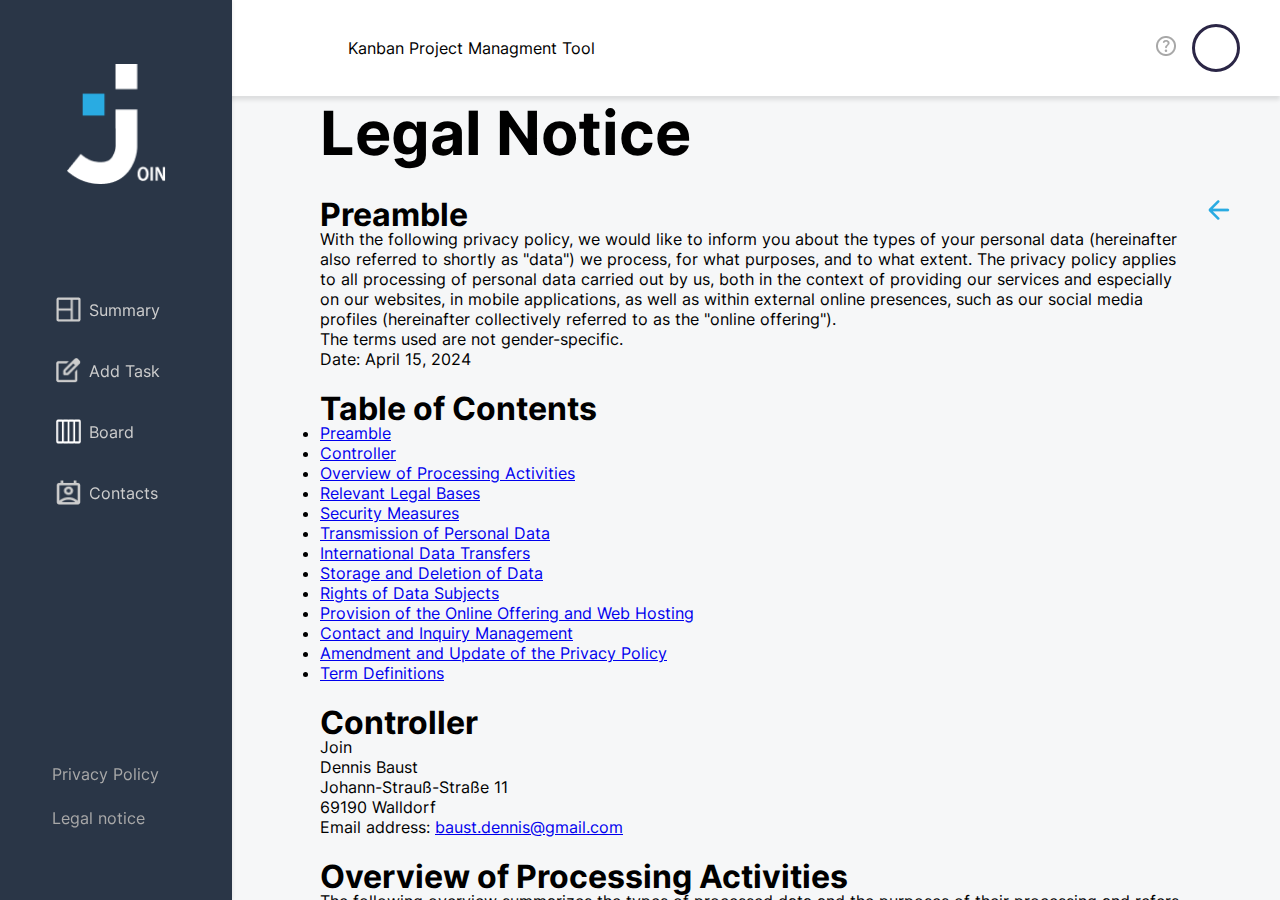
<file: legal_information/legal_notice.html>
<!DOCTYPE html>
<html lang="en">
  <head>
    <meta charset="UTF-8" />
    <meta name="viewport" content="width=device-width, initial-scale=1.0" />
    <title>Legal Notice</title>
    <link rel="stylesheet" href="../assets/fonts/fonts.css" />
    <link rel="stylesheet" href="../style.css" />
    <link rel="stylesheet" href="legal_information.css" />
    <link rel="stylesheet" href="../templates/template.css" />
    <link
      rel="shortcut icon"
      href="../assets/img/join_logo_blue.png"
      type="image/x-icon"
    />
    <script src="../templates/template.js"></script>
    <script src="../js/dummy_guest_data.js"></script>
    <script src="../js/config.js"></script>
    <script src="../js/script.js"></script>
    <script src="legal_information.js"></script>
  </head>

  <body onload="initLegalInformation()">
    <div
      class="big-screen"
      w3-include-html="../templates/navigation.html"
    ></div>

    <div class="privacy-policy-go-back">
      <img onclick="goBack()" src="../assets/img/back-arrow.png" alt="" />
    </div>

    <section class="legale-notice">
      <div class="privacy-policy-header">
        <h1>Legal Notice</h1>
      </div>

      <h2 id="m716">Preamble</h2>
      <p>
        With the following privacy policy, we would like to inform you about the
        types of your personal data (hereinafter also referred to shortly as
        "data") we process, for what purposes, and to what extent. The privacy
        policy applies to all processing of personal data carried out by us,
        both in the context of providing our services and especially on our
        websites, in mobile applications, as well as within external online
        presences, such as our social media profiles (hereinafter collectively
        referred to as the "online offering").
      </p>
      <p>The terms used are not gender-specific.</p>
      <p>Date: April 15, 2024</p>
      <h2>Table of Contents</h2>
      <ul class="index">
        <li><a class="index-link" href="#m716">Preamble</a></li>
        <li><a class="index-link" href="#m3">Controller</a></li>
        <li>
          <a class="index-link" href="#mOverview"
            >Overview of Processing Activities</a
          >
        </li>
        <li><a class="index-link" href="#m2427">Relevant Legal Bases</a></li>
        <li><a class="index-link" href="#m27">Security Measures</a></li>
        <li>
          <a class="index-link" href="#m25">Transmission of Personal Data</a>
        </li>
        <li>
          <a class="index-link" href="#m24">International Data Transfers</a>
        </li>
        <li>
          <a class="index-link" href="#m12">Storage and Deletion of Data</a>
        </li>
        <li><a class="index-link" href="#m10">Rights of Data Subjects</a></li>
        <li>
          <a class="index-link" href="#m225"
            >Provision of the Online Offering and Web Hosting</a
          >
        </li>
        <li>
          <a class="index-link" href="#m182">Contact and Inquiry Management</a>
        </li>
        <li>
          <a class="index-link" href="#m15"
            >Amendment and Update of the Privacy Policy</a
          >
        </li>
        <li><a class="index-link" href="#m42">Term Definitions</a></li>
      </ul>
      <h2 id="m3">Controller</h2>
      <p>
        Join<br />Dennis Baust<br />Johann-Strauß-Straße 11<br />
        69190 Walldorf
      </p>
      <p>
        Email address:
        <a href="mailto:schwab.vitalij@gmail.com">baust.dennis@gmail.com</a>
      </p>
      <h2 id="mOverview">Overview of Processing Activities</h2>
      <p>
        The following overview summarizes the types of processed data and the
        purposes of their processing and refers to the data subjects.
      </p>
      <h3>Types of Processed Data</h3>
      <ul>
        <li>Contact details.</li>
        <li>Content data.</li>
        <li>Usage data.</li>
        <li>Meta-, communication, and process data.</li>
      </ul>
      <h3>Categories of Data Subjects</h3>
      <ul>
        <li>Communication partners.</li>
        <li>Users.</li>
      </ul>
      <h3>Purposes of Processing</h3>
      <ul>
        <li>Contact inquiries and communication.</li>
        <li>Security measures.</li>
        <li>Management and response to inquiries.</li>
        <li>Feedback.</li>
        <li>Provision of our online offering and user-friendliness.</li>
        <li>Information technology infrastructure.</li>
      </ul>
      <h2 id="m2427">Relevant Legal Bases</h2>
      <p><strong>Relevant legal bases according to the GDPR:</strong></p>
      <ul>
        <li>
          <strong
            >Contract performance and pre-contractual inquiries (Art. 6 para. 1
            s. 1 lit. b) GDPR)</strong
          >
          - Processing is necessary for the performance of a contract to which
          the data subject is party or for the implementation of pre-contractual
          measures requested by the data subject.
        </li>
        <li>
          <strong
            >Legitimate interests (Art. 6 para. 1 s. 1 lit. f) GDPR)</strong
          >
          - Processing is necessary for the purposes of the legitimate interests
          pursued by the controller or by a third party, except where such
          interests are overridden by the interests or fundamental rights and
          freedoms of the data subject which require protection of personal
          data.
        </li>
      </ul>
      <p><strong>National data protection regulations in Germany:</strong></p>
      <p class="privacy-policy-footer">
        In addition to the data protection regulations of the GDPR, national
        data protection regulations apply in Germany. This includes in
        particular the Federal Data Protection Act (BDSG). The BDSG contains
        special regulations on the right to information, the right to deletion,
        the right to object, the processing of special categories of personal
        data, processing for other purposes, and transmission, as well as
        automated decision-making in individual cases, including profiling.
        Furthermore, data protection laws
      </p>
    </section>
  </body>
</html>
</file>
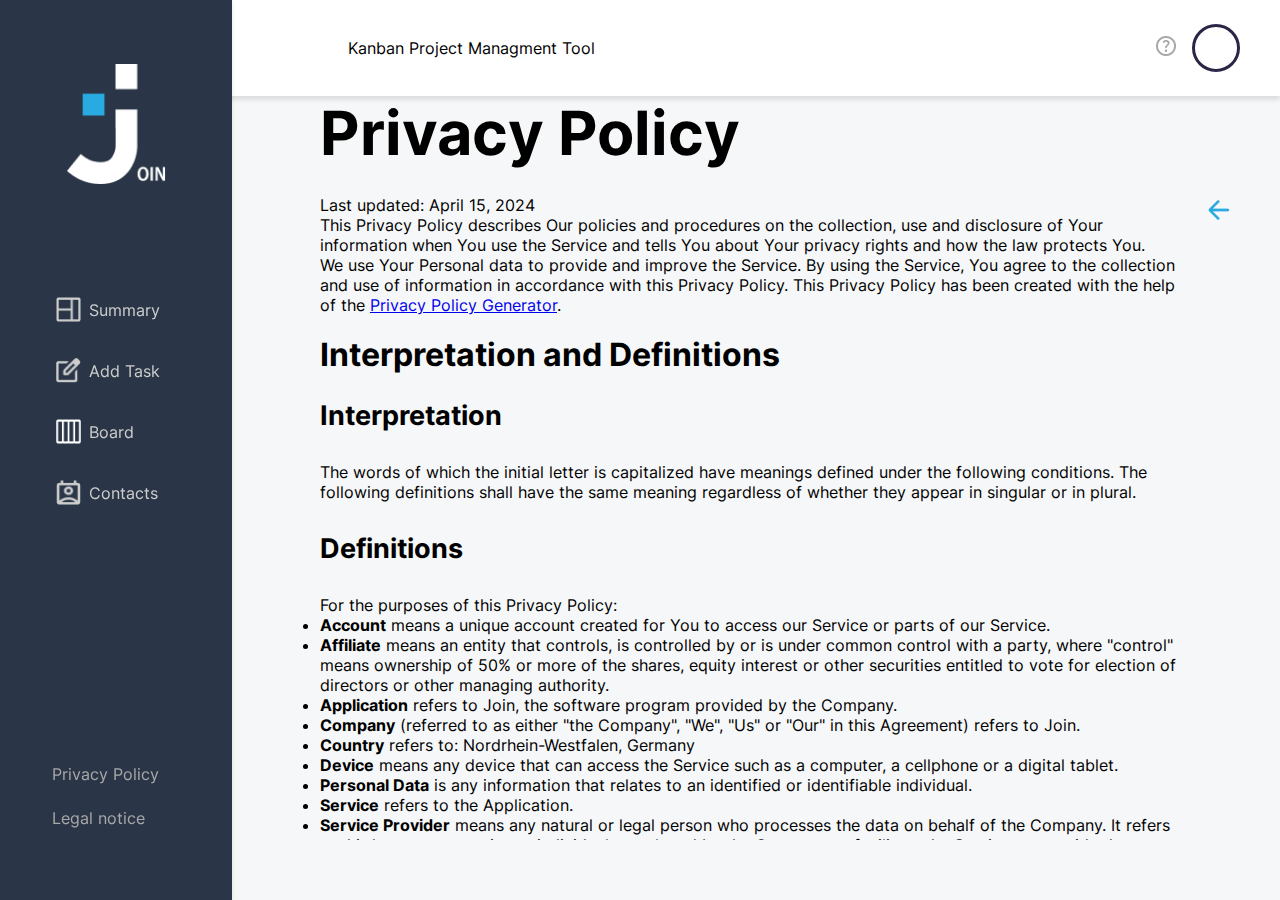
<file: legal_information/privacy_policy.html>
<!DOCTYPE html>
<html lang="en">
  <head>
    <meta charset="UTF-8" />
    <meta name="viewport" content="width=device-width, initial-scale=1.0" />
    <title>Privacy Policy</title>
    <link rel="stylesheet" href="../assets/fonts/fonts.css" />
    <link rel="stylesheet" href="../style.css" />
    <link rel="stylesheet" href="legal_information.css" />
    <link rel="stylesheet" href="../templates/template.css" />
    <link rel="stylesheet" href="../templates/template.css" />
    <link
      rel="shortcut icon"
      href="../assets/img/join_logo_blue.png"
      type="image/x-icon"
    />
    <script src="../templates/template.js"></script>
    <script src="../js/dummy_guest_data.js"></script>
    <script src="../js/config.js"></script>
    <script src="../js/script.js"></script>
    <script src="legal_information.js"></script>
  </head>

  <body onload="initLegalInformation()">
    <div
      class="big-screen"
      w3-include-html="../templates/navigation.html"
    ></div>

    <div class="privacy-policy-go-back">
      <img onclick="goBack()" src="../assets/img/back-arrow.png" alt="" />
    </div>

    <section class="privacy-policy">
      <div class="privacy-policy-header">
        <h1>Privacy Policy</h1>
      </div>
      <p>Last updated: April 15, 2024</p>
      <p>
        This Privacy Policy describes Our policies and procedures on the
        collection, use and disclosure of Your information when You use the
        Service and tells You about Your privacy rights and how the law protects
        You.
      </p>
      <p>
        We use Your Personal data to provide and improve the Service. By using
        the Service, You agree to the collection and use of information in
        accordance with this Privacy Policy. This Privacy Policy has been
        created with the help of the
        <a
          href="https://www.termsfeed.com/privacy-policy-generator/"
          target="_blank"
          >Privacy Policy Generator</a
        >.
      </p>
      <h2>Interpretation and Definitions</h2>
      <h3>Interpretation</h3>
      <p>
        The words of which the initial letter is capitalized have meanings
        defined under the following conditions. The following definitions shall
        have the same meaning regardless of whether they appear in singular or
        in plural.
      </p>
      <h3>Definitions</h3>
      <p>For the purposes of this Privacy Policy:</p>
      <ul>
        <li>
          <p>
            <strong>Account</strong> means a unique account created for You to
            access our Service or parts of our Service.
          </p>
        </li>
        <li>
          <p>
            <strong>Affiliate</strong> means an entity that controls, is
            controlled by or is under common control with a party, where
            &quot;control&quot; means ownership of 50% or more of the shares,
            equity interest or other securities entitled to vote for election of
            directors or other managing authority.
          </p>
        </li>
        <li>
          <p>
            <strong>Application</strong> refers to Join, the software program
            provided by the Company.
          </p>
        </li>
        <li>
          <p>
            <strong>Company</strong> (referred to as either &quot;the
            Company&quot;, &quot;We&quot;, &quot;Us&quot; or &quot;Our&quot; in
            this Agreement) refers to Join.
          </p>
        </li>
        <li>
          <p>
            <strong>Country</strong> refers to: Nordrhein-Westfalen, Germany
          </p>
        </li>
        <li>
          <p>
            <strong>Device</strong> means any device that can access the Service
            such as a computer, a cellphone or a digital tablet.
          </p>
        </li>
        <li>
          <p>
            <strong>Personal Data</strong> is any information that relates to an
            identified or identifiable individual.
          </p>
        </li>
        <li>
          <p><strong>Service</strong> refers to the Application.</p>
        </li>
        <li>
          <p>
            <strong>Service Provider</strong> means any natural or legal person
            who processes the data on behalf of the Company. It refers to
            third-party companies or individuals employed by the Company to
            facilitate the Service, to provide the Service on behalf of the
            Company, to perform services related to the Service or to assist the
            Company in analyzing how the Service is used.
          </p>
        </li>
        <li>
          <p>
            <strong>Usage Data</strong> refers to data collected automatically,
            either generated by the use of the Service or from the Service
            infrastructure itself (for example, the duration of a page visit).
          </p>
        </li>
        <li>
          <p>
            <strong>You</strong> means the individual accessing or using the
            Service, or the company, or other legal entity on behalf of which
            such individual is accessing or using the Service, as applicable.
          </p>
        </li>
      </ul>
      <h2>Collecting and Using Your Personal Data</h2>
      <h3>Types of Data Collected</h3>
      <h4>Personal Data</h4>
      <p>
        While using Our Service, We may ask You to provide Us with certain
        personally identifiable information that can be used to contact or
        identify You. Personally identifiable information may include, but is
        not limited to:
      </p>
      <ul>
        <li>
          <p>Email address</p>
        </li>
        <li>
          <p>First name and last name</p>
        </li>
        <li>
          <p>Phone number</p>
        </li>
        <li>
          <p>Address, State, Province, ZIP/Postal code, City</p>
        </li>
        <li>
          <p>Usage Data</p>
        </li>
      </ul>
      <h4>Usage Data</h4>
      <p>Usage Data is collected automatically when using the Service.</p>
      <p>
        Usage Data may include information such as Your Device's Internet
        Protocol address (e.g. IP address), browser type, browser version, the
        pages of our Service that You visit, the time and date of Your visit,
        the time spent on those pages, unique device identifiers and other
        diagnostic data.
      </p>
      <p>
        When You access the Service by or through a mobile device, We may
        collect certain information automatically, including, but not limited
        to, the type of mobile device You use, Your mobile device unique ID, the
        IP address of Your mobile device, Your mobile operating system, the type
        of mobile Internet browser You use, unique device identifiers and other
        diagnostic data.
      </p>
      <p>
        We may also collect information that Your browser sends whenever You
        visit our Service or when You access the Service by or through a mobile
        device.
      </p>
      <h4>Information Collected while Using the Application</h4>
      <p>
        While using Our Application, in order to provide features of Our
        Application, We may collect, with Your prior permission:
      </p>
      <ul>
        <li>Information from your Device's phone book (contacts list)</li>
      </ul>
      <p>
        We use this information to provide features of Our Service, to improve
        and customize Our Service. The information may be uploaded to the
        Company's servers and/or a Service Provider's server or it may be simply
        stored on Your device.
      </p>
      <p>
        You can enable or disable access to this information at any time,
        through Your Device settings.
      </p>
      <h3>Use of Your Personal Data</h3>
      <p>The Company may use Personal Data for the following purposes:</p>
      <ul>
        <li>
          <p>
            <strong>To provide and maintain our Service</strong>, including to
            monitor the usage of our Service.
          </p>
        </li>
        <li>
          <p>
            <strong>To manage Your Account:</strong> to manage Your registration
            as a user of the Service. The Personal Data You provide can give You
            access to different functionalities of the Service that are
            available to You as a registered user.
          </p>
        </li>
        <li>
          <p>
            <strong>For the performance of a contract:</strong> the development,
            compliance and undertaking of the purchase contract for the
            products, items or services You have purchased or of any other
            contract with Us through the Service.
          </p>
        </li>
        <li>
          <p>
            <strong>To contact You:</strong> To contact You by email, telephone
            calls, SMS, or other equivalent forms of electronic communication,
            such as a mobile application's push notifications regarding updates
            or informative communications related to the functionalities,
            products or contracted services, including the security updates,
            when necessary or reasonable for their implementation.
          </p>
        </li>
        <li>
          <p>
            <strong>To provide You</strong> with news, special offers and
            general information about other goods, services and events which we
            offer that are similar to those that you have already purchased or
            enquired about unless You have opted not to receive such
            information.
          </p>
        </li>
        <li>
          <p>
            <strong>To manage Your requests:</strong> To attend and manage Your
            requests to Us.
          </p>
        </li>
        <li>
          <p>
            <strong>For business transfers:</strong> We may use Your information
            to evaluate or conduct a merger, divestiture, restructuring,
            reorganization, dissolution, or other sale or transfer of some or
            all of Our assets, whether as a going concern or as part of
            bankruptcy, liquidation, or similar proceeding, in which Personal
            Data held by Us about our Service users is among the assets
            transferred.
          </p>
        </li>
        <li>
          <p>
            <strong>For other purposes</strong>: We may use Your information for
            other purposes, such as data analysis, identifying usage trends,
            determining the effectiveness of our promotional campaigns and to
            evaluate and improve our Service, products, services, marketing and
            your experience.
          </p>
        </li>
      </ul>
      <p>We may share Your personal information in the following situations:</p>
      <ul>
        <li>
          <strong>With Service Providers:</strong> We may share Your personal
          information with Service Providers to monitor and analyze the use of
          our Service, to contact You.
        </li>
        <li>
          <strong>For business transfers:</strong> We may share or transfer Your
          personal information in connection with, or during negotiations of,
          any merger, sale of Company assets, financing, or acquisition of all
          or a portion of Our business to another company.
        </li>
        <li>
          <strong>With Affiliates:</strong> We may share Your information with
          Our affiliates, in which case we will require those affiliates to
          honor this Privacy Policy. Affiliates include Our parent company and
          any other subsidiaries, joint venture partners or other companies that
          We control or that are under common control with Us.
        </li>
        <li>
          <strong>With business partners:</strong> We may share Your information
          with Our business partners to offer You certain products, services or
          promotions.
        </li>
        <li>
          <strong>With other users:</strong> when You share personal information
          or otherwise interact in the public areas with other users, such
          information may be viewed by all users and may be publicly distributed
          outside.
        </li>
        <li>
          <strong>With Your consent</strong>: We may disclose Your personal
          information for any other purpose with Your consent.
        </li>
      </ul>
      <h3>Retention of Your Personal Data</h3>
      <p>
        The Company will retain Your Personal Data only for as long as is
        necessary for the purposes set out in this Privacy Policy. We will
        retain and use Your Personal Data to the extent necessary to comply with
        our legal obligations (for example, if we are required to retain your
        data to comply with applicable laws), resolve disputes, and enforce our
        legal agreements and policies.
      </p>
      <p>
        The Company will also retain Usage Data for internal analysis purposes.
        Usage Data is generally retained for a shorter period of time, except
        when this data is used to strengthen the security or to improve the
        functionality of Our Service, or We are legally obligated to retain this
        data for longer time periods.
      </p>
      <h3>Transfer of Your Personal Data</h3>
      <p>
        Your information, including Personal Data, is processed at the Company's
        operating offices and in any other places where the parties involved in
        the processing are located. It means that this information may be
        transferred to — and maintained on — computers located outside of Your
        state, province, country or other governmental jurisdiction where the
        data protection laws may differ than those from Your jurisdiction.
      </p>
      <p>
        Your consent to this Privacy Policy followed by Your submission of such
        information represents Your agreement to that transfer.
      </p>
      <p>
        The Company will take all steps reasonably necessary to ensure that Your
        data is treated securely and in accordance with this Privacy Policy and
        no transfer of Your Personal Data will take place to an organization or
        a country unless there are adequate controls in place including the
        security of Your data and other personal information.
      </p>
      <h3>Delete Your Personal Data</h3>
      <p>
        You have the right to delete or request that We assist in deleting the
        Personal Data that We have collected about You.
      </p>
      <p>
        Our Service may give You the ability to delete certain information about
        You from within the Service.
      </p>
      <p>
        You may update, amend, or delete Your information at any time by signing
        in to Your Account, if you have one, and visiting the account settings
        section that allows you to manage Your personal information. You may
        also contact Us to request access to, correct, or delete any personal
        information that You have provided to Us.
      </p>
      <p>
        Please note, however, that We may need to retain certain information
        when we have a legal obligation or lawful basis to do so.
      </p>
      <h3>Disclosure of Your Personal Data</h3>
      <h4>Business Transactions</h4>
      <p>
        If the Company is involved in a merger, acquisition or asset sale, Your
        Personal Data may be transferred. We will provide notice before Your
        Personal Data is transferred and becomes subject to a different Privacy
        Policy.
      </p>
      <h4>Law enforcement</h4>
      <p>
        Under certain circumstances, the Company may be required to disclose
        Your Personal Data if required to do so by law or in response to valid
        requests by public authorities (e.g. a court or a government agency).
      </p>
      <h4>Other legal requirements</h4>
      <p>
        The Company may disclose Your Personal Data in the good faith belief
        that such action is necessary to:
      </p>
      <ul>
        <li>Comply with a legal obligation</li>
        <li>Protect and defend the rights or property of the Company</li>
        <li>
          Prevent or investigate possible wrongdoing in connection with the
          Service
        </li>
        <li>
          Protect the personal safety of Users of the Service or the public
        </li>
        <li>Protect against legal liability</li>
      </ul>
      <h3>Security of Your Personal Data</h3>
      <p>
        The security of Your Personal Data is important to Us, but remember that
        no method of transmission over the Internet, or method of electronic
        storage is 100% secure. While We strive to use commercially acceptable
        means to protect Your Personal Data, We cannot guarantee its absolute
        security.
      </p>
      <h2>Children's Privacy</h2>
      <p>
        Our Service does not address anyone under the age of 13. We do not
        knowingly collect personally identifiable information from anyone under
        the age of 13. If You are a parent or guardian and You are aware that
        Your child has provided Us with Personal Data, please contact Us. If We
        become aware that We have collected Personal Data from anyone under the
        age of 13 without verification of parental consent, We take steps to
        remove that information from Our servers.
      </p>
      <p>
        If We need to rely on consent as a legal basis for processing Your
        information and Your country requires consent from a parent, We may
        require Your parent's consent before We collect and use that
        information.
      </p>
      <h2>Links to Other Websites</h2>
      <p>
        Our Service may contain links to other websites that are not operated by
        Us. If You click on a third party link, You will be directed to that
        third party's site. We strongly advise You to review the Privacy Policy
        of every site You visit.
      </p>
      <p>
        We have no control over and assume no responsibility for the content,
        privacy policies or practices of any third party sites or services.
      </p>
      <h2>Changes to this Privacy Policy</h2>
      <p>
        We may update Our Privacy Policy from time to time. We will notify You
        of any changes by posting the new Privacy Policy on this page.
      </p>
      <p>
        We will let You know via email and/or a prominent notice on Our Service,
        prior to the change becoming effective and update the &quot;Last
        updated&quot; date at the top of this Privacy Policy.
      </p>
      <p>
        You are advised to review this Privacy Policy periodically for any
        changes. Changes to this Privacy Policy are effective when they are
        posted on this page.
      </p>
      <h2>Contact Us</h2>
      <p>
        If you have any questions about this Privacy Policy, You can contact us:
      </p>
      <ul>
        <li>
          <p>
            By visiting this page on our website:
            <a
              href="Index.html"
              rel="external nofollow noopener"
              target="_blank"
              >https://dennis-baust.com/</a
            >
          </p>
        </li>
        <li>
          <p class="privacy-policy-footer">By phone number: 017642641696</p>
        </li>
      </ul>
    </section>
    <br />
    <br />
    <br />
  </body>
</html>
</file>
<file: assets/fonts/fonts.css>
/* inter-100 - latin */
@font-face {
    font-display: swap;
    /* Check https://developer.mozilla.org/en-US/docs/Web/CSS/@font-face/font-display for other options. */
    font-family: 'Inter';
    font-style: normal;
    font-weight: 100;
    src: url('../fonts/inter-v13-latin-100.woff2') format('woff2');
    /* Chrome 36+, Opera 23+, Firefox 39+, Safari 12+, iOS 10+ */
}

/* inter-200 - latin */
@font-face {
    font-display: swap;
    /* Check https://developer.mozilla.org/en-US/docs/Web/CSS/@font-face/font-display for other options. */
    font-family: 'Inter';
    font-style: normal;
    font-weight: 200;
    src: url('../fonts/inter-v13-latin-200.woff2') format('woff2');
    /* Chrome 36+, Opera 23+, Firefox 39+, Safari 12+, iOS 10+ */
}

/* inter-300 - latin */
@font-face {
    font-display: swap;
    /* Check https://developer.mozilla.org/en-US/docs/Web/CSS/@font-face/font-display for other options. */
    font-family: 'Inter';
    font-style: normal;
    font-weight: 300;
    src: url('../fonts/inter-v13-latin-300.woff2') format('woff2');
    /* Chrome 36+, Opera 23+, Firefox 39+, Safari 12+, iOS 10+ */
}

/* inter-regular - latin */
@font-face {
    font-display: swap;
    /* Check https://developer.mozilla.org/en-US/docs/Web/CSS/@font-face/font-display for other options. */
    font-family: 'Inter';
    font-style: normal;
    font-weight: 400;
    src: url('../fonts/inter-v13-latin-regular.woff2') format('woff2');
    /* Chrome 36+, Opera 23+, Firefox 39+, Safari 12+, iOS 10+ */
}

/* inter-500 - latin */
@font-face {
    font-display: swap;
    /* Check https://developer.mozilla.org/en-US/docs/Web/CSS/@font-face/font-display for other options. */
    font-family: 'Inter';
    font-style: normal;
    font-weight: 500;
    src: url('../fonts/inter-v13-latin-500.woff2') format('woff2');
    /* Chrome 36+, Opera 23+, Firefox 39+, Safari 12+, iOS 10+ */
}

/* inter-600 - latin */
@font-face {
    font-display: swap;
    /* Check https://developer.mozilla.org/en-US/docs/Web/CSS/@font-face/font-display for other options. */
    font-family: 'Inter';
    font-style: normal;
    font-weight: 600;
    src: url('../fonts/inter-v13-latin-600.woff2') format('woff2');
    /* Chrome 36+, Opera 23+, Firefox 39+, Safari 12+, iOS 10+ */
}

/* inter-700 - latin */
@font-face {
    font-display: swap;
    /* Check https://developer.mozilla.org/en-US/docs/Web/CSS/@font-face/font-display for other options. */
    font-family: 'Inter';
    font-style: normal;
    font-weight: 700;
    src: url('../fonts/inter-v13-latin-700.woff2') format('woff2');
    /* Chrome 36+, Opera 23+, Firefox 39+, Safari 12+, iOS 10+ */
}

/* inter-800 - latin */
@font-face {
    font-display: swap;
    /* Check https://developer.mozilla.org/en-US/docs/Web/CSS/@font-face/font-display for other options. */
    font-family: 'Inter';
    font-style: normal;
    font-weight: 800;
    src: url('../fonts/inter-v13-latin-800.woff2') format('woff2');
    /* Chrome 36+, Opera 23+, Firefox 39+, Safari 12+, iOS 10+ */
}

/* inter-900 - latin */
@font-face {
    font-display: swap;
    /* Check https://developer.mozilla.org/en-US/docs/Web/CSS/@font-face/font-display for other options. */
    font-family: 'Inter';
    font-style: normal;
    font-weight: 900;
    src: url('../fonts/inter-v13-latin-900.woff2') format('woff2');
    /* Chrome 36+, Opera 23+, Firefox 39+, Safari 12+, iOS 10+ */
}
</file>
<file: style.css>
* {
  margin: 0;
  padding: 0;
  box-sizing: border-box;
  font-family: 'Inter';
}

body {
  min-height: 100vh;
  height: 100vh;
  display: flex;
  flex-direction: column;
  align-items: center;
  background: #f6f7f8;
}
</file>
<file: login_signup/css/login_signup.css>
.open-page {
    max-width: 1440px;
    height: 100vh;
    width: 100%;
    position: relative;
}

.form-container {
    height: 100%;
    width: 100%;
    background-color: #F6F7F8;
    display: flex;
    flex-direction: column;
    justify-content: space-between;
    align-items: center;
    padding: 80px 120px;
    opacity: 0;
    animation: fade-in 1s ease 1s forwards;
}

@keyframes fade-in {
    from {
        opacity: 0;
    }

    to {
        opacity: 1;
    }
}

@keyframes fade-in-mobile {
    0% {
        background-image: url(../../assets/img/join_logo.png);
    }

    100% {
        background-image: url(../../assets/img/join_logo_blue.png);
    }
}

@keyframes background-mobile {
    0% {
        background-color: #2A3647;
    }

    100% {
        background-color: #F6F7F8;
    }
}

.logo-container-effect {
    position: absolute;
    top: 0;
    left: 0;
    display: flex;
    justify-content: center;
    align-items: center;
    width: 100%;
    height: 100vh;
    z-index: 999;
    transition: all 0.5s ease;
    transition-delay: 1s;
}

.logo-container {
    position: absolute;
    height: 122px;
    width: 100px;
    top: 80px;
    left: 120px;
}

.logo-effect {
    background-image: url(../../assets/img/join_logo_blue.png);
    background-repeat: no-repeat;
    background-size: contain;
    background-position: center;
    height: 334px;
    width: 374px;
    object-fit: contain;
    transition: all 0.5s ease;
    transition-delay: 1s;
}

.logo {
    height: 122px;
    width: 100px;
}

.signup-container-mobile {
    width: 100%;
    display: none;
    justify-content: center;
    align-items: center;
    gap: 30px;
}

.signup-container {
    width: 100%;
    display: flex;
    justify-content: flex-end;
    align-items: center;
    gap: 30px;
}

.signup-span {
    font-size: 20px;
    font-weight: 300;
}

.button-disabled {
    background-color: #2A3647;
    color: white;
    border: unset;
    font-weight: 700;
    border-radius: 8px;
    padding: 12px 16px;
    font-size: 21px;
}

.button {
    background-color: #2A3647;
    color: white;
    border: unset;
    font-weight: 700;
    border-radius: 8px;
    padding: 12px 16px;
    font-size: 21px;
    cursor: pointer;
}
.signup-button {
    background-color: #2A3647;
    color: white;
    border: unset;
    font-weight: 700;
    border-radius: 8px;
    padding: 12px 16px;
    font-size: 21px;
    cursor: pointer;
}

.button:hover {
    background-color: #29ABE2;
    box-shadow: 0px 4px 4px 0px #00000040;
}

.button:active {
    background-color:#091931;
}

.signup-button:active {
    background-color:#091931;
}


.signup-button:hover {
    background-color: #29ABE2;
    box-shadow: 0px 4px 4px 0px #00000040;
}

.login-form-container {
    border: unset;
    border-radius: 30px;
    padding: 48px 115px;
    background-color: white;
    box-shadow: 0px 0px 14px 3px #0000000A;
    display: flex;
    flex-direction: column;
    align-items: center;
    gap: 32px;
}

.login-header-container {
    display: flex;
    flex-direction: column;
    align-items: center;
    gap: 15px;
}

.login-header-container h2 {
    font-size: 61px;
    font-weight: 700;
}

.input-container {
    position: relative;
}

.input-container input {
    width: 422px;
    padding: 12px 21px;
    border-radius: 10px;
    border: 1px solid #D1D1D1;
    font-size: 20px;
    cursor: pointer;
    position: relative;
    z-index: 2;
    background-color: transparent;
    outline: none;
    padding-right: 45px;
}

.input-container input::placeholder {
    color: #D1D1D1;
    font-size: 20px;
}

.form-position {
    position: absolute;
    top: 50%;
    transform: translateY(-50%);
    right: 21px;
    z-index: 1;
    object-fit: contain;
}

.email-img {
    height: 16px;
    cursor: pointer;
}

.password-img {
    object-fit: contain;
    right: 21px;
    cursor: pointer;
}

.name-img {
    height: 16px;
    cursor: pointer;
}

.remember-me-container {
    width: 100%;
    display: flex;
    align-items: center;
    gap: 10px;
    padding-left: 50px;
}

.remember-me-container img {
    height: 16px;
    width: 16px;
    cursor: pointer;
}

.remember-me-container img:hover {
    background-color: #0C2E621F;
}

.login-button-container {
    height: 100%;
    width: 100%;
    display: flex;
    align-items: center;
    gap: 20px;
    padding-left: 60px;
}

.guest-login {
    text-decoration: none;
    color: black;
    background-color: white;
    border-radius: 8px;
    border: 1px solid black;
    padding: 12px 24px;
    font-weight: 700;
    font-size: 21px;
    cursor: pointer;
}

.guest-login:hover{
    border: 1px solid #29ABE2;
    color: #29ABE2;
    box-shadow: 0px 4px 4px 0px #00000040;
}

.signup-form-container {
    border: unset;
    border-radius: 30px;
    padding: 48px 115px;
    background-color: white;
    box-shadow: 0px 0px 14px 3px #0000000A;
    display: flex;
    flex-direction: column;
    align-items: center;
    gap: 32px;
    position: relative;
}

.privacy-policy-container {
    display: flex;
    justify-content: center;
    align-items: center;
    gap: 10px;
    color: #A8A8A8;
}

.privacy-policy-container a {
    color: #29ABE2;
    text-decoration: unset;
}

.privacy-policy-container a:hover {
    text-decoration: underline;
}

.privacy-policy-container img {
    height: 16px;
    width: 16px;
    cursor: pointer;
}

.privacy-policy-container img:hover {
    background-color: #0C2E621F;
}

.back-arrow-container {
    position: absolute;
    top: 70px;
    left: 60px;
    border-radius: 50%;
    padding: 5px;
    border: unset;
    display: flex;
    justify-content: center;
    align-items: center;
    cursor: pointer;
}

.back-arrow-container:hover {
    background-color: #0C2E621F;
}

.back-arrow-container img {
    height: 21px;
    width: 21px;
}

.back-arrow-container:hover img {
    height: auto;
    width: 25px;
}

.information-container {
    width: 100%;
    display: flex;
    justify-content: center;
    align-items: center;
    gap: 25px;
}

.information-left {
    width: 45%;
    text-align: end;
}

.information-right {
    width: 45%;
}

.information-container a {
    cursor: pointer;
    text-decoration: none;
    color: #A8A8A8;
}

.information-container a:hover {
    color: #29ABE2;
    font-weight: 700;
}

.error-message {
    width: 100%;
    color: #FF8190;
    font-size: 12px;
}

.save-signup {
    z-index: 9999;
    position: fixed;
    top: 0;
    right: 0;
    left: 0;
    bottom: 0;
    background-color: rgba(0, 0, 0, 0.3);
}

.signup-animation {
    background-color: #091931;
    color: white;
    border: unset;
    border-radius: 20px;
    padding: 25px;
    font-size: 20px;
    position: fixed;
    bottom: -100%;
    left: 50%;
    transform: translateX(-50%);
    transition: bottom 0.3s ease; 
}

.signup-animation.animate {
    bottom: 50%;
}
</file>
<file: login_signup/css/login_signup_media.css>
@media(max-width: 900px) {
    .form-container {
        padding: 60px 40px;
    }

    .logo-container {
        top: 60px;
        left: 40px;
    }
}

@media(max-width: 768px) {
    .signup-form-container {
        padding: 48px 60px;
    }

    .back-arrow-container {
        left: 20px;
    }

    .input-container input {
        width: 364px;
    }

    .logo-effect {
        background-image: url(../../assets/img/join_logo.png);
        animation: fade-in-mobile 1s ease 1s forwards;
        height: 200px;
        width: 150px;
    }

    .open-page {
        background-color: #2A3647;
        animation: background-mobile 1s ease 1s forwards;
    }

    .logo-container {
        top: 0;
        left: 0;
    }

    .logo {
        height: 78px;
        width: 64px;
    }

    .form-container {
        justify-content: center;
        gap: 20px;
        padding: 0;
    }

    .logo-container {
        top: 10px;
    }

    .login-form-container {
        padding: 30px;
    }

    .login-button-container {
        flex-direction: column;
        padding: 0;
    }

    .remember-me-container {
        padding-left: 0;
    }

    .button  {
        width: 180px;
    }
    .signup-button{
        width: 180px;
    }
    .guest-login {
        width: 180px;
        padding: 12px 0px;
        text-align: center;
    }

    .signup-container-mobile {
        display: flex;
        
    }

    .signup-container {
        display: none;
    }
    
}

@media(max-width: 500px) {
    .input-container input {
        width: 250px;
    }

    .login-header-container h2 {
        font-size: 41px;
        font-weight: 700;
    }

    .signup-span{
        font-size: 18px;
    }

    .guest-login{
        font-size: 16px;
    }

    #emailLogin {
        font-size: 16px;
    }

    #passwordLogin{
        font-size: 16px;
    }

    .button {
        font-size: 16px;
    }

    .signup-button {
        font-size: 16px;
    }

    .button-disabled{
        font-size: 16px;
    }

    .information-container a{
        font-size: 16px;
    }

    .signup-container-mobile{
        width: auto;
    }

    .signup-button {
        width: 100px; 
    }

    #name{
        font-size: 16px;
    }

    #emailSignup{
        font-size: 16px;
    }

    #passwordSignup{
        font-size: 16px;
    }

    #confirmPassword{
        font-size: 16px;
    }

    #name::placeholder{
        font-size: 16px;
    }

    #emailSignup::placeholder{
        font-size: 16px;
    }

    #passwordSignup::placeholder{
        font-size: 16px;
    }
    
    #confirmPassword::placeholder{
        font-size: 16px;
    }

}

@media(max-width: 400px) {
    .signup-form-container {
        padding: 48px 20px;
    }

    .back-arrow-container {
        top: 20px;
        left: 20px;
    }
}

@media(max-height: 900px) {
    .signup-form-container {
        gap: 20px;
    }

    .form-container {
        padding: 20px;
        gap: 20px;
    }

    .logo-container {
        top: 10px;
    }
}

@media(max-height: 750px) {
    .form-container {
        padding-top: 120px;
        gap: 20px;
        justify-content: unset;
    }

    .login-form-container {
        gap: 10px;
    }

    .logo-container {
        top: 0;
        left: 0;
    }

    .logo {
        height: 78px;
        width: 64px;
    }

    .signup-form-container {
        padding: 30px 20px;
        gap: 10px;
    }

    .signup-container {
        position: absolute;
        top: 30px;
        right: 50px;
    }

    .back-arrow-container {
        top: 10px;
        left: 10px;
    }
}
</file>
<file: add_task/css/add_task_subtask_bottom.css>
.task-subtasks {
  padding-right: 60px;
}

.task-subtasks-list {
  max-height: 100px;
  overflow: auto;
  list-style-position: inside;
  width: 100%;
  font-size: 16px;
  scrollbar-width: thin;
}

.subtask-icon {
  position: absolute;
  right: 10px;
  top: 50%;
  transform: translateY(-50%);
  display: flex;
  justify-content: space-between;
  align-items: center;
  gap: 4px;
}

.subtask-input {
  width: 15px;
  height: 15px;
  cursor: pointer;
}

.subtask-list {
  position: relative;
  display: flex;
  justify-content: space-between;
  align-items: center;
  padding-top: 5px;
  padding-bottom: 5px;
}

.subtask-list-item {
  width: 100%;
  padding-left: 21px;
  padding-right: 65px;
  font-size: 16px;
  text-wrap: wrap;
  overflow-wrap: break-word;
}

.subtask-icons {
  display: none;
  align-items: center;
  gap: 4px;
  position: absolute;
  right: 10px;
  top: 50%;
  transform: translateY(-50%);
  cursor: pointer;
  padding-right: 5px;
}

.subtask-icons-edit {
  height: 20px;
  align-items: center;
  gap: 4px;
  position: absolute;
  right: 10px;
  top: 50%;
  transform: translateY(-50%);
  cursor: pointer;
  padding-right: 5px;
  display: flex;
  align-items: center;
}

.subtask-icons-edit img {
  height: 15px;
}

.edit-subtask-container {
  display: flex;
  justify-content: center;
  align-items: center;
}

.subtask-list:hover .subtask-icons {
  display: flex;
  transition: all 0.1s ease-in-out;
}

.subtask-list:hover {
  background-color: #eeeeee;
  border-radius: 10px;
}

.subtask-icons-container {
  height: 18px;
  width: 18px;
  display: flex;
  justify-content: center;
  align-items: center;
}

.subtask-icons-container:hover {
  border-radius: 50%;
  background-color: #d1d1d1;
}

.subtask-icons img {
  height: 18px;
}

.subtask-edit-input {
  height: 28px;
  width: 100%;
  position: absolute;
  top: 0;
  left: 0;
  padding: 4px 65px 4px 16px;
  border-top: 0;
  border-bottom: 1px solid #005dff;
  border-left: 0;
  border-right: 0;
  font-size: 16px;
  font-size: 16px;
  text-wrap: wrap;
  overflow-wrap: break-word;
}

.subtask-edit-input:focus {
  outline: none;
}

.task-bottom-container {
  width: 100%;
}

.task-bottom {
  width: 100%;
  display: flex;
  justify-content: space-between;
}

.task-buttons {
  display: flex;
  gap: 16px;
}

.task-clear {
  height: 56px;
  width: 110px;
  border: 1px solid #2a3647;
  border-radius: 10px;
  display: flex;
  flex-direction: row;
  justify-content: center;
  align-items: center;
  padding: 16px;
  gap: 4px;
  cursor: pointer;
  font-size: 20px;
  background-color: transparent;
}

.task-clear:hover {
  transition: all 0.1s ease-in-out;
  border: 2px solid #29abe2;
  color: #29abe2;
  box-shadow: 0px 4px 4px 0px #00000040;
}

.task-clear:active {
  transition: all 0.1s ease-in-out;
  border: 1px solid #091931;
  color: #091931;
  box-shadow: 0px 4px 4px 0px #00000040;
}

.task-clear-img img {
  transition: filter 0.1s ease-in-out;
}

.task-clear:hover .task-clear-svg {
  fill: #29abe2;
}

.task-add {
  height: 56px;
  width: 183px;
  background: #2a3647;
  border-radius: 10px;
  border: none;
  color: white;
  display: flex;
  flex-direction: row;
  justify-content: center;
  align-items: center;
  padding: 16px;
  gap: 4px;
  cursor: pointer;
  font-size: 20px;
}

.task-add:hover {
  transition: all 0.1s ease-in-out;
  background: #29abe2;
  box-shadow: 0px 4px 4px 0px #00000040;
}

.task-add:active {
  transition: all 0.1s ease-in-out;
  background: #091931;
  box-shadow: 0px 4px 4px 0px #00000040;
}

.task-add-img {
  width: 15.49px;
  height: 11.22px;
}
</file>
<file: add_task/css/add_task.css>
.add-task {
  height: calc(100vh - 96px);
  width: 100%;
  max-width: 1440px;
  position: relative;
}

.red {
  color: #ff8090;
}

.task-information {
  height: calc(100% - 206px);
  display: flex;
  flex-direction: column;
  justify-content: space-between;
  margin-top: 110px;
  margin-left: 328px;
  margin-right: 96px;
}

.task-title {
  font-size: 61px;
  font-weight: 700;
  margin-bottom: 45px;
}

.task-form-container {
  font-size: 20px;
}

.add-task-form {
  display: flex;
  justify-content: space-between;
  align-items: flex-start;
}

.input {
  height: 48px;
  width: 100%;
  padding: 12px 21px 12px 21px;
  gap: 10px;
  border-radius: 10px;
  border: 1px solid #d1d1d1;
  font-size: 20px;
}

.add-task-form textarea {
  height: 120px;
  width: 100%;
  padding: 18px 16px 18px 16px;
  gap: 10px;
  border-radius: 10px;
  border: 1px solid #d1d1d1;
  font-size: 20px;
}

.form-left {
  height: 100%;
  width: 45%;
  display: flex;
  flex-direction: column;
  justify-content: flex-start;
  gap: 8px;
}

.form-left span {
  margin-top: 10px;
}

.description {
  max-height: 300px;
  min-width: 100%;
  max-width: 100%;
  margin-bottom: 10px;
}

.form-split {
  height: 424px;
  border: 1px solid #d1d1d1;
}

.form-right {
  height: 100%;
  width: 45%;
  display: flex;
  flex-direction: column;
  justify-content: flex-start;
  gap: 8px;
}

.form-right span {
  margin-top: 10px;
}

.priority {
  display: flex;
  justify-content: space-between;
  align-items: center;
  gap: 8px;
}

.priority span {
  height: 56px;
  width: 136px;
  padding: 16px 10px 16px 10px;
  gap: 8px;
  border-radius: 10px;
  box-shadow: 0px 0px 4px 0px #0000001a;
  background-color: #ffffff;
  display: flex;
  justify-content: center;
  align-items: center;
  gap: 8px;
  cursor: pointer;
}

.prio-hover:hover {
  box-shadow: 0px 4px 4px 0px #00000040;
}

#medium {
  background: rgb(255, 168, 0);
  color: rgb(255, 255, 255);
}

.task {
  position: relative;
}

.task span {
  padding-right: 30px;
}

.task-icon {
  position: absolute;
  right: 10px;
  top: 50%;
  transform: translateY(-50%);
  cursor: pointer;
  z-index: 50;
}

input::placeholder {
  color: #757575;
}

.task-date {
  color: #757575;
}

input[type='date']::-webkit-calendar-picker-indicator {
  background: url(../../assets/img/date.png) no-repeat;
}

.task-category {
  cursor: pointer;
  z-index: 5;
  position: relative;
}

.search-dropdown-item {
  padding-top: 6px;
  padding-bottom: 6px;
  padding-left: 21px;
  border-radius: 10px;
}

.hover-icon:hover {
  background-color: #f0f0f0;
  border-radius: 50%;
}

.field-required {
  display: flex;
  justify-content: start;
  align-items: end;
}

.search-input {
  width: 200px;
  padding: 8px;
}

.task-category-dropdown {
  position: absolute;
  top: 100%;
  left: 0;
  z-index: 2;
  display: none;
  background-color: #ffffff;
  width: 100%;
  border-radius: 0 0 10px 10px;
  box-shadow: 0px 0px 4px 0px #00000029;
  margin-top: -10px;
  padding-top: 10px;
}

.category-dropdown-item {
  padding: 8px;
  cursor: pointer;
}

.category-dropdown-item:hover {
  background-color: #f1f1f1;
  border-radius: 10px;
}

.required {
  font-size: 12px;
  color: #fca7b1;
}

#title-required {
  visibility: hidden;
}

#date-required {
  visibility: hidden;
}

#category-required {
  visibility: hidden;
}

.assigned-dropdown-item {
  display: flex;
  justify-content: space-between;
  align-items: center;
}

.task-assigned-to {
  cursor: pointer;
  position: relative;
  z-index: 10;
}

.task-assigned-to-dropdown-container {
  padding-top: 20px;
  background-color: white;
  margin-top: -10px;
  padding-top: 10px;
  display: none;
}

.task-assigned-to-dropdown {
  display: none;
  max-height: 300px;
  width: 100%;
  flex-direction: column;
  font-size: 16px;
  position: absolute;
  top: 100%;
  left: 0;
  z-index: 6;
  background-color: white;
  border-radius: 0 0 10px 10px;
  scrollbar-width: thin;
  overflow: auto;
  box-shadow: 0px 2px 4px 0px #00000029;
}

.assigned-dropdown-item {
  padding: 7px 16px 7px 16px;
  border-radius: 10px;
  cursor: pointer;
}

.assigned-dropdown-item:hover {
  background-color: #f0f0f0;
}

.assigned-to-users {
  max-width: 100%;
  display: flex;
  justify-content: start;
  flex-wrap: wrap;
  gap: 5px;
  left: 10px;
  right: 10px;
  z-index: 1;
}

.user-dropdown-name-container {
  display: flex;
  align-items: center;
  gap: 16px;
}

.user-initials .checkmark-container {
  width: 10%;
}

.user-initials,
.assigned-to-users-checked {
  min-height: 42px;
  min-width: 42px;
  border: 2px solid #ffffff;
  border-radius: 50%;
  font-size: 12px;
  color: white;
  display: flex;
  justify-content: center;
  align-items: center;
  background-color: #29abe2;
}

.assigned-dropdown-user {
  width: 80%;
  text-align: left;
  font-size: 20px;
}

input:-webkit-autofill {
  -webkit-box-shadow: 0 0 0 50px white inset;
}

input:-webkit-autofill:focus {
  -webkit-box-shadow: 0 0 0 50px white inset;
}

.hidden {
  display: none;
}

.hidden:hover {
  display: none;
}

.task-added-to-board {
  height: 74px;
  width: 326px;
  background-color: #091931;
  color: white;
  border-radius: 20px;
  position: fixed;
  bottom: 50%;
  left: 50%;
  transform: translate(-50%, 700%);
  transition: all 0.5s ease;
  z-index: 999;
  display: flex;
  justify-content: center;
  align-items: center;
  gap: 16px;
  visibility: hidden;
}

.task-added-to-board.show-add-task {
  transform: translate(-50%, -50%);
  visibility: visible;
}
</file>
<file: add_task/css/add_task_media.css>
@media (max-width: 1200px) {
  .task-information {
    margin-left: 278px;
    margin-right: 46px;
  }
}

@media (max-width: 1100px) {
  .task-information {
    margin-left: 248px;
    margin-right: 16px;
  }

  .form-left {
    width: 48%;
  }

  .form-right {
    width: 48%;
  }
}

@media (max-width: 1000px), (max-height: 719px) {
  .task-information {
    width: 100%;
    margin-top: 50px;
    margin-left: 0;
    margin-right: 0;
    justify-content: flex-start;
  }

  .task-top-container {
    display: flex;
    width: 100%;
    flex-direction: column;
    align-items: center;
  }

  .task-title {
    max-width: 1440px;
    width: 95%;
    font-size: 47px;
    z-index: 600;
    margin-bottom: 10px;
    position: fixed;
    top: 90px;
  }

  .task-form-container {
    max-width: 1440px;
    width: 100%;
    overflow: auto;
    scrollbar-width: none;
    position: fixed;
    top: 150px;
    bottom: 170px;
  }

  .add-task-form {
    flex-direction: column;
    justify-content: start;
    align-items: center;
    gap: 8px;
  }

  .add-task-form textarea {
    max-height: 75px;
  }

  .form-left,
  .form-right {
    width: 100%;
    padding-left: 20px;
    padding-right: 20px;
  }

  .form-split {
    display: none;
  }

  .priority span {
    width: 30%;
  }

  .task-subtasks-list {
    margin-bottom: 30px;
  }

  .task-bottom-container {
    max-width: 1440px;
    height: 90px;
    padding-top: 16px;
    padding-bottom: 16px;
    padding-left: 20px;
    padding-right: 20px;
    position: fixed;
    bottom: 90px;
    z-index: 500;
  }

  .task-bottom {
    gap: 5px;
  }

  .task-clear {
    display: none;
  }
}

@media (max-width: 500px) {
  .form-left,
  .form-right {
    padding-left: 10px;
    padding-right: 10px;
  }

  .priority {
    gap: 16px;
  }

  .priority span {
    height: 41px;
    width: 120px;
    font-size: 16px;
  }

  .task-bottom-container {
    padding-left: 10px;
    padding-right: 10px;
    padding-bottom: 16px;
  }
}

@media (max-width: 427px) {
  .priority {
    flex-direction: column;
  }

  .priority span {
    height: 60px;
    width: 100%;
    font-size: 20px;
  }

  .task-bottom {
    flex-direction: column;
  }

  .task-buttons {
    width: 100%;
  }

  .task-add {
    width: 100%;
  }

  .task-added-to-board {
    width: 95%;
  }
}

@media (max-height: 1000px) {
  .task-information {
    height: calc(100% - 50px);
    margin-top: 30px;
  }

  .task-title {
    font-size: 47px;
    margin-bottom: 20px;
  }

  .form-left,
  .form-right {
    gap: 0;
  }

  .task-subtasks-list {
    max-height: 60px;
  }
}
</file>
<file: templates/template.css>
header {
  display: flex;
  justify-content: space-between;
  align-items: center;
  padding: 20px 40px 20px 348px;
  background: #ffffff;
  box-shadow: 0px 4px 4px rgba(0, 0, 0, 0.1);
  width: 100%;
  height: 96px;
}

.big-screen {
  width: 100%;
  max-width: 1440px;
  display: flex;
  flex-direction: column;
  align-items: center;
  position: relative;
  z-index: 999;
}

.header-logo {
  display: none;
}

.header-username-container {
  display: flex;
  align-items: center;
  gap: 16px;
}

.header-username-img {
  cursor: pointer;
  height: 20px;
  width: 20px;
}

.header-username-img:hover {
  height: 23px;
  width: 23px;
}

.header-username {
  cursor: pointer;
  color: #29abe2;
  font-weight: 700;
  height: 48px;
  width: 48px;
  border-radius: 50%;
  border: solid 3px #2b2646;
  display: flex;
  justify-content: center;
  align-items: center;
}

.header-username:hover {
  background-color: #e1e7eb;
}

.side-bar-main {
  height: 100%;
  display: flex;
  flex-direction: column;
  justify-content: space-between;
}

.side-bar {
  z-index: 99;
  position: absolute;
  top: 0;
  left: 0;
  width: 232px;
  background-color: #2a3647;
  height: 100vh;
  display: flex;
  flex-direction: column;
  align-items: center;
  padding: 64px 0px;
  gap: 103px;

  box-shadow: 0px 0px 4px rgba(0, 0, 0, 0.1);
  border-radius: 0px;
}

.side-bar-logo {
  width: 100px;
  height: 121px;
}

.side-bar-container {
  display: flex;
  flex-direction: column;
  justify-content: center;
  align-items: flex-start;
  padding: 0px;
  gap: 15px;
  width: 232px;
  height: 229px;
  flex: none;
  order: 1;
  flex-grow: 0;
}

.category {
  text-decoration: none;
  display: flex;
  flex-direction: row;
  align-items: center;
  padding: 8px 56px;
  gap: 8px;
  width: 232px;
  height: 46px;
  color: #cdcdcd;
}

.category:hover {
  background: #283e58;
}

.active {
  background: #091931;
  color: white;
  filter: brightness(150%);
}

.side-bar-container img {
  height: 25px;
  width: 25px;
}

.side-bar-information-container {
  display: flex;
  flex-direction: column;
  justify-content: flex-end;
  align-items: flex-start;
  gap: 8px;
  width: 232px;
  flex: none;
  order: 2;
  align-self: stretch;
  flex-grow: 0;
}

.side-bar-information-container a {
  padding: 8px;
  text-decoration: none;
  color: #a8a8a8;
  transition: transform 0.1s ease;
  padding-left: 52px;
  width: 100%;
}

.hover:hover {
  transform: scale(1.1);
  color: #29abe2;
}

.doard-header-dropdown-container {
  position: fixed;
  max-width: 1440px;
  margin: auto;
  top: 0;
  right: 0;
  left: 0;
  bottom: 0;
  z-index: 998;
}

.doard-header-dropdown {
  z-index: 999;
  position: absolute;
  top: 96px;
  right: 60px;
  width: 150px;
  height: 158px;
  padding: 12px;
  background-color: #2a3647;
  border-radius: 20px 0px 20px 20px;
}

.sub-div {
  text-align: center;
  display: flex;
  justify-content: center;
  align-items: center;
  height: 46px;
  width: 125px;
  font-size: 16px;
  font-weight: 400;
  color: #cdcdcd;
  gap: 50px;
  border-radius: 2px;
}

.sub-div:hover {
  background-color: #303d50;
  color: #fff;
}

.sub-div a {
  text-decoration: none;
}

#help-none {
  display: none;
}

@media (max-width: 1000px), (max-height: 719px) {
  .big-screen {
    position: fixed;
    top: 0;
  }

  header {
    height: 80px;
    padding-left: 20px;
    padding-right: 20px;
  }

  .header-title {
    display: none;
  }

  .header-logo {
    display: block;
    width: 32px;
  }

  .header-username-img {
    display: none;
  }

  .side-bar {
    max-width: 1440px;
    margin: 0 auto;
    height: 80px;
    width: 100%;
    position: fixed;
    top: unset;
    left: 0;
    right: 0;
    bottom: 0;
    flex-direction: row;
    z-index: 999;
    padding: 0;
    font-size: 14px;
  }

  .side-bar-logo {
    display: none;
  }

  .side-bar-main {
    width: 100%;
    padding-left: 16px;
    padding-right: 16px;
  }

  .side-bar-container {
    width: 100%;
    flex-direction: row;
    justify-content: space-between;
    gap: 0;
  }

  .category {
    height: 80px;
    width: 76px;
    flex-direction: column;
    justify-content: center;
    padding: 8px 0px 8px 0px;
  }

  .category span {
    width: 80px;
    text-align: center;
  }

  .category:hover {
    border-radius: 10px;
  }

  .active {
    border-radius: 10px;
  }

  #help-none {
    display: unset;
  }

  .doard-header-dropdown {
    height: 200px;
  }
}

@media (max-width: 500px) {
  header {
    padding-left: 10px;
    padding-right: 10px;
  }

  .side-bar-main {
    padding-left: 10px;
    padding-right: 10px;
  }
}

@media (max-width: 427px) {
  header {
    padding-left: 16px;
    padding-right: 16px;
  }

  .side-bar-main {
    padding-left: 16px;
    padding-right: 16px;
  }
}
</file>
<file: board/css/board_add_task.css>
.add-task {
  background-color: white;
  margin-left: 150px;
  margin-right: 150px;
  margin-top: 90px;
  margin-bottom: 90px;
  border-radius: 30px;
  height: 931px;
}
.add-task-container {
  display: flex;
  transition: all 0.2s ease;
  transform: translateX(100%);
  visibility: hidden;
}
.task-top-container {
  height: 70%;
}
@media (max-width: 1000px) {
  .background-add-task.show-background {
    display: none;
  }
  .add-task {
    display: none;
  }
}
</file>
<file: board/css/add_task_subtask_bottom_edit.css>
.task-subtasks {
  padding-right: 60px;
}

.task-subtasks-list {
  max-height: 100px;
  overflow: auto;
  list-style-position: inside;
  width: 100%;
  font-size: 16px;
  scrollbar-width: thin;
}

.subtask-icon {
  position: absolute;
  right: 10px;
  top: 50%;
  transform: translateY(-50%);
  display: flex;
  justify-content: space-between;
  align-items: center;
  gap: 4px;
}

.subtask-input {
  width: 15px;
  height: 15px;
  cursor: pointer;
}

.subtask-list {
  position: relative;
  display: flex;
  justify-content: space-between;
  align-items: center;
  padding-top: 5px;
  padding-bottom: 5px;
}

.subtask-list-item {
  width: 100%;
  padding-left: 21px;
  padding-right: 65px;
  font-size: 16px;
  text-wrap: wrap;
  overflow-wrap: break-word;
}

.subtask-icons {
  display: none;
  align-items: center;
  gap: 4px;
  position: absolute;
  right: 10px;
  top: 50%;
  transform: translateY(-50%);
  cursor: pointer;
  padding-right: 5px;
}

.subtask-icons-edit {
  height: 20px;
  align-items: center;
  gap: 4px;
  position: absolute;
  right: 10px;
  top: 50%;
  transform: translateY(-50%);
  cursor: pointer;
  padding-right: 5px;
  display: flex;
  align-items: center;
}

.subtask-icons-edit img {
  height: 15px;
}

.edit-subtask-container {
  display: flex;
  justify-content: center;
  align-items: center;
}

.subtask-list:hover .subtask-icons {
  display: flex;
  transition: all 0.1s ease-in-out;
}

.subtask-list:hover {
  background-color: #eeeeee;
  border-radius: 10px;
}

.subtask-icons-container {
  height: 18px;
  width: 18px;
  display: flex;
  justify-content: center;
  align-items: center;
}

.subtask-icons-container:hover {
  border-radius: 50%;
  background-color: #d1d1d1;
}

.subtask-icons img {
  height: 18px;
}

.subtask-edit-input {
  height: 28px;
  width: 100%;
  position: absolute;
  top: 0;
  left: 0;
  padding: 4px 65px 4px 16px;
  border-top: 0;
  border-bottom: 1px solid #005dff;
  border-left: 0;
  border-right: 0;
  font-size: 16px;
  font-size: 16px;
  text-wrap: wrap;
  overflow-wrap: break-word;
}

.subtask-edit-input:focus {
  outline: none;
}

.task-bottom-container {
  width: 100%;
}

.task-bottom {
  width: 100%;
  display: flex;
  justify-content: end;
  align-items: end;
}

.task-buttons {
  display: flex;
  gap: 16px;
}

.task-clear {
  height: 56px;
  width: 110px;
  border: 1px solid #2a3647;
  border-radius: 10px;
  display: none;
  flex-direction: row;
  justify-content: center;
  align-items: center;
  padding: 16px;
  gap: 4px;
  cursor: pointer;
  font-size: 20px;
  background-color: transparent;
}

.task-clear:hover {
  transition: all 0.1s ease-in-out;
  border: 2px solid #29abe2;
  color: #29abe2;
  box-shadow: 0px 4px 4px 0px #00000040;
}

.task-clear:active {
  transition: all 0.1s ease-in-out;
  border: 1px solid #091931;
  color: #091931;
  box-shadow: 0px 4px 4px 0px #00000040;
}

.task-clear-img img {
  transition: filter 0.1s ease-in-out;
}

.task-clear:hover .task-clear-svg {
  fill: #29abe2;
}

.task-add {
  height: 56px;
  width: 120px;
  background: #2a3647;
  border-radius: 10px;
  border: none;
  color: white;
  display: flex;
  flex-direction: row;
  justify-content: center;
  align-items: center;
  padding: 16px;
  gap: 4px;
  cursor: pointer;
  font-size: 20px;
}

.task-add:hover {
  transition: all 0.1s ease-in-out;
  background: #29abe2;
  box-shadow: 0px 4px 4px 0px #00000040;
}

.task-add:active {
  transition: all 0.1s ease-in-out;
  background: #091931;
  box-shadow: 0px 4px 4px 0px #00000040;
}

.task-add-img {
  width: 15.49px;
  height: 11.22px;
}
</file>
<file: board/css/add_task_edit.css>
.add-task {
  height: calc(100vh - 96px);
  width: 100%;
  max-width: 1440px;
  position: relative;
}

.add-task {
  background-color: white;
  margin-left: 150px;
  margin-right: 150px;
  margin-top: 90px;
  margin-bottom: 90px;
  border-radius: 30px;
  height: 931px;
}

.add-task-container {
  height: 80%;
  width: 525px;
  display: flex;
  transition: all 0.2s ease;
  transform: translateX(100%);
  visibility: hidden;
}

.add-task-mobile {
  background-color: white;
  margin-left: 150px;
  margin-right: 150px;
  margin-top: 150px;
  margin-bottom: 90px;
  border-radius: 30px;
  height: 931px;
}

.add-task-container-mobile {
  height: 55vh;
  width: 525px;
  display: flex;
  transition: all 0.2s ease;
  transform: translateX(100%);
  visibility: hidden;
}

.red {
  color: #ff8090;
}

.task-information {
  height: calc(100% - 206px);
  display: flex;
  flex-direction: column;
  justify-content: space-between;
  margin-top: 110px;
  margin-left: 328px;
  margin-right: 96px;
}

.task-title {
  font-size: 61px;
  font-weight: 700;
  margin-bottom: 45px;
}

.task-form-container {
  font-size: 20px;
}

.add-task-form {
  display: flex;
  justify-content: space-between;
  align-items: flex-start;
}

.input {
  height: 48px;
  width: 100%;
  padding: 12px 21px 12px 21px;
  gap: 10px;
  border-radius: 10px;
  border: 1px solid #d1d1d1;
  font-size: 20px;
}

.add-task-form textarea {
  height: 120px;
  width: 100%;
  padding: 18px 16px 18px 16px;
  gap: 10px;
  border-radius: 10px;
  border: 1px solid #d1d1d1;
  font-size: 20px;
}

.form-left {
  height: 100%;
  width: 45%;
  display: flex;
  flex-direction: column;
  justify-content: flex-start;
  gap: 8px;
}

.form-left span {
  margin-top: 10px;
}

.description {
  max-height: 300px;
  min-width: 100%;
  max-width: 100%;
  margin-bottom: 10px;
}

.form-split {
  height: 424px;
  border: 1px solid #d1d1d1;
}

.form-right {
  height: 100%;
  width: 45%;
  display: flex;
  flex-direction: column;
  justify-content: flex-start;
  gap: 8px;
}

.form-right span {
  margin-top: 10px;
}

.priority {
  display: flex;
  justify-content: space-between;
  align-items: center;
  gap: 8px;
}

.priority span {
  height: 56px;
  width: 136px;
  padding: 16px 10px 16px 10px;
  gap: 8px;
  border-radius: 10px;
  box-shadow: 0px 0px 4px 0px #0000001a;
  background-color: #ffffff;
  display: flex;
  justify-content: center;
  align-items: center;
  gap: 8px;
  cursor: pointer;
}

.prio-hover:hover {
  box-shadow: 0px 4px 4px 0px #00000040;
}

#medium {
  background: rgb(255, 168, 0);
  color: rgb(255, 255, 255);
}

.task {
  position: relative;
}

.task span {
  padding-right: 30px;
}

.task-icon {
  position: absolute;
  right: 10px;
  top: 50%;
  transform: translateY(-50%);
  cursor: pointer;
  z-index: 50;
}

input::placeholder {
  color: #757575;
}

.task-date {
  color: #757575;
}

input[type="date"]::-webkit-calendar-picker-indicator {
  background: url(../../assets/img/date.png) no-repeat;
}

.task-category {
  cursor: pointer;
  z-index: 5;
  position: relative;
}

.search-dropdown-item {
  padding-top: 6px;
  padding-bottom: 6px;
  padding-left: 21px;
  border-radius: 10px;
}

.hover-icon:hover {
  background-color: #f0f0f0;
  border-radius: 50%;
}

.field-required {
  display: none;
  justify-content: start;
  align-items: end;
}

.search-input {
  width: 200px;
  padding: 8px;
}

.task-category-dropdown {
  position: absolute;
  top: 100%;
  left: 0;
  z-index: 2;
  display: none;
  background-color: #ffffff;
  width: 100%;
  border-radius: 0 0 10px 10px;
  box-shadow: 0px 0px 4px 0px #00000029;
  margin-top: -10px;
  padding-top: 10px;
}

.category-dropdown-item {
  padding: 8px;
  cursor: pointer;
}

.category-dropdown-item:hover {
  background-color: #f1f1f1;
  border-radius: 10px;
}

.required {
  font-size: 12px;
  color: #fca7b1;
}

#title-required {
  visibility: hidden;
}

#date-required {
  visibility: hidden;
}

#category-required {
  visibility: hidden;
}

.assigned-dropdown-item {
  display: flex;
  justify-content: space-between;
  align-items: center;
}

.task-assigned-to {
  cursor: pointer;
  position: relative;
  z-index: 10;
}

.task-assigned-to-dropdown-container {
  padding-top: 20px;
  background-color: white;
  margin-top: -10px;
  padding-top: 10px;
  display: none;
}

.task-assigned-to-dropdown {
  display: none;
  max-height: 300px;
  width: 100%;
  flex-direction: column;
  font-size: 16px;
  position: absolute;
  top: 100%;
  left: 0;
  z-index: 6;
  background-color: white;
  border-radius: 0 0 10px 10px;
  scrollbar-width: thin;
  overflow: auto;
  box-shadow: 0px 2px 4px 0px #00000029;
}

.assigned-dropdown-item {
  padding: 7px 16px 7px 16px;
  border-radius: 10px;
  cursor: pointer;
}

.assigned-dropdown-item:hover {
  background-color: #f0f0f0;
}

.assigned-to-users {
  max-width: 100%;
  display: flex;
  justify-content: start;
  flex-wrap: wrap;
  gap: 5px;
  left: 10px;
  right: 10px;
  z-index: 1;
}

.user-dropdown-name-container {
  display: flex;
  align-items: center;
  gap: 16px;
}

.user-initials .checkmark-container {
  width: 10%;
}

.user-initials,
.assigned-to-users-checked {
  min-height: 42px;
  min-width: 42px;
  border: 2px solid #ffffff;
  border-radius: 50%;
  font-size: 12px;
  color: white;
  display: flex;
  justify-content: center;
  align-items: center;
  background-color: #29abe2;
}

.assigned-dropdown-user {
  width: 80%;
  text-align: left;
  font-size: 20px;
}

input:-webkit-autofill {
  -webkit-box-shadow: 0 0 0 50px white inset;
}

input:-webkit-autofill:focus {
  -webkit-box-shadow: 0 0 0 50px white inset;
}

.hidden {
  display: none;
}

.hidden:hover {
  display: none;
}

.task-added-to-board {
  height: 74px;
  width: 326px;
  background-color: #091931;
  color: white;
  border-radius: 20px;
  position: fixed;
  bottom: 50%;
  left: 50%;
  transform: translate(-50%, 700%);
  transition: all 0.5s ease;
  z-index: 999;
  display: flex;
  justify-content: center;
  align-items: center;
  gap: 16px;
  visibility: hidden;
}

.task-added-to-board.show-add-task {
  transform: translate(-50%, -50%);
  visibility: visible;
}
</file>
<file: board/css/add_task_media_edit.css>
@media (max-width: 1200px) {
  .task-information {
    margin-left: 278px;
    margin-right: 46px;
  }
}

@media (max-width: 1100px) {
  .task-information {
    margin-left: 248px;
    margin-right: 16px;
  }
  .form-left {
    width: 48%;
  }
  .form-right {
    width: 48%;
  }
}

.task-information {
  width: 100%;
  margin-top: 50px;
  margin-left: 0;
  margin-right: 0;
  justify-content: flex-start;
}
.task-top-container {
  display: flex;
  width: 100%;
  flex-direction: column;
  align-items: center;
}
.task-title {
  display: none;
  width: 95%;
  font-size: 47px;
  z-index: 600;
  margin-bottom: 10px;
  position: fixed;
  top: 90px;
}
.task-form-container {
  width: 100%;
  overflow: auto;
  scrollbar-width: none;
  position: fixed;
  top: 50px;
  bottom: 120px;
}
.add-task-form {
  flex-direction: column;
  justify-content: start;
  align-items: center;
  gap: 8px;
}
.add-task-form textarea {
  max-height: 75px;
}
.form-left,
.form-right {
  width: 100%;
  padding-left: 20px;
  padding-right: 20px;
}
.form-split {
  display: none;
}
.priority span {
  width: 30%;
}
.task-subtasks-list {
  margin-bottom: 30px;
}
.task-bottom-container {
  height: 90px;
  position: fixed;
  right: 30px;
  bottom: 5px;
  z-index: 500;
}
.task-bottom {
  gap: 5px;
}
.task-clear {
  display: none;
}

@media (max-width: 500px) {
  .form-left,
  .form-right {
    padding-left: 10px;
    padding-right: 10px;
  }
  .priority {
    gap: 16px;
  }
  .priority span {
    height: 41px;
    width: 120px;
    font-size: 16px;
  }
  .task-bottom-container {
    padding-left: 10px;
    padding-right: 10px;
    padding-bottom: 16px;
  }
}

@media (max-width: 427px) {
  .priority {
    flex-direction: column;
  }
  .priority span {
    height: 60px;
    width: 100%;
    font-size: 20px;
  }
  .task-bottom {
    flex-direction: column;
  }
  .task-buttons {
    width: 100%;
  }
  .task-add {
    width: 100%;
  }
  .task-added-to-board {
    width: 95%;
  }
}

@media (max-height: 1000px) {
  .task-information {
    height: calc(100% - 50px);
    margin-top: 30px;
  }
  .task-title {
    font-size: 47px;
    margin-bottom: 20px;
  }
  .form-left,
  .form-right {
    gap: 0;
  }
  .task-subtasks-list {
    max-height: 60px;
  }
}
</file>
<file: board/css/board.css>
.section-board {
  height: calc(100vh - 96px);
  width: 100%;
  max-width: 1440px;
  position: relative;
  padding-left: 280px;
  padding-right: 60px;
  overflow: hidden;
  display: grid;
  grid-template-columns: 1fr;
  grid-template-rows: 20% 5% 65%;
}

.board-header {
  display: flex;
  align-items: center;
  justify-content: space-between;
  height: 100%;
}

h1 {
  font-weight: 700;
  font-size: 61px;
}

.board-header-search {
  display: flex;
  gap: 15px;
}

.add-task-btn {
  width: 160px;
  height: 48px;
  border-radius: 10px;
  text-align: center;
  display: flex;
  justify-content: center;
  align-items: center;
  gap: 5px;
  color: white;
  border: 1px;
  background-color: #2a3647;
  cursor: pointer;
}

.add-task-btn span {
  width: 92px;
  font-weight: 600;
  font-size: 20px;
}

.add-task-btn:hover {
  background-color: #29abe2;
}

.add-task-btn-href {
  width: 160px;
  height: 48px;
  border-radius: 10px;
  text-align: center;
  display: none;
  justify-content: center;
  align-items: center;
  gap: 5px;
  color: white;
  border: 1px;
  background-color: #2a3647;
}

.add-task-btn-href span {
  width: 92px;
  font-weight: 600;
  font-size: 20px;
}

.add-task-btn-href:hover {
  background-color: #29abe2;
}

.find-task-input {
  background-color: white;
  display: flex;
  justify-content: space-evenly;
  align-items: center;
  border: 1px solid #a8a8a8;
  border-radius: 10px;
  width: 312px;
  gap: 10px;
  padding-right: 25px;
  position: relative;
}

.find-task-input input {
  outline: none;
  border: none;
  height: 48px;
  font-weight: 400;
  font-size: 15px;
  position: relative;
}

.find-task-input-mobile {
  display: none;
  background-color: white;
  justify-content: space-evenly;
  align-items: center;
  border: 1px solid #a8a8a8;
  border-radius: 10px;
  width: 312px;
  gap: 10px;
  padding-right: 25px;
  position: relative;
}

.find-task-input-mobile input {
  outline: none;
  border: none;
  height: 48px;
  font-weight: 400;
  font-size: 15px;
  position: relative;
}

.search-img {
  position: absolute;
  top: 50%;
  right: 10px;
  transform: translateY(-50%);
  cursor: pointer;
  border-radius: 50%;
  padding: 5px;
  transition: background-color 0.3s ease;
  width: 30px;
  height: 30px;
  object-fit: none;
}

.search-img:hover {
  background-color: rgba(0, 0, 0, 0.1);
}

.tasks-container {
  display: flex;
  justify-content: space-between;
  align-items: start;
  overflow: auto;
  height: 100%;
  padding: 5px;
  gap: 30px;
}

.tasks-container::-webkit-scrollbar {
  width: 0; /* Verstecke die vertikale Scrollbar */
  height: 0;
}

.tasks-container-header {
  display: flex;
  height: 100%;
  justify-content: space-between;
  align-items: center;
  gap: 30px;
}

.tasks-container-header-text {
  display: flex;
  align-items: center;
  justify-content: space-between;
  width: 22%;
  text-align: start;
  height: 25px;
  font-weight: 700;
  font-size: 20px;
  color: #42526e;
}

.tasks-container-header-text img {
  height: 25px;
}

.tasks-container-header-text img:hover {
  cursor: pointer;
  content: url(../../assets/img/board_plus_button.png);
  height: 25px;
}

.tasks-container-header-text-mobile {
  display: flex !important;
  align-items: center !important;
  margin-top: 40px;
  justify-content: space-between !important;
  width: 100% !important;
  text-align: start !important;
  height: 25px !important;
  font-weight: 700 !important;
  font-size: 27px !important;
  color: #42526e !important;
}

.tasks-container-header-text-mobile img {
  height: 25px;
}

.tasks-container-header-text-mobile img:hover {
  cursor: pointer;
  content: url(../../assets/img/board_plus_button.png);
  height: 25px;
}

.tasks-drag-and-drop {
  width: 22%;
  gap: 5px;
}

.no-task-to-do {
  display: flex;
  justify-content: center;
  align-items: center;
  width: 100%;
  height: 48px;
  gap: 10px;
  border-radius: 10px;
  background-color: #e7e7e7;
  border: 1px dashed #a8a8a8;
  box-shadow: 0px 0px 4px 0px #00000029;
}

.no-task-to-do span {
  font-weight: 400;
  font-size: 16px;
  color: #a8a8a8;
}

.task-card {
  display: flex;
  flex-direction: column;
  min-height: 263px;
  max-width: 252px;
  background-color: #ffff;
  padding: 16px 10px 16px 10px;
  border-radius: 24px;
  gap: 20px;
  box-shadow: 0px 0px 10px 3px #00000014;
  margin-bottom: 20px;
  cursor: pointer;
  box-sizing: border-box;
  transition: all 0.5s ease;
}

.dragging {
  transform: rotate(+5deg);
}

.task-card-category {
  display: flex;
  align-items: center;
  background-color: #0038ff;
  font-weight: 400;
  font-size: 15px;
  border-radius: 8px;
  color: white;
  padding: 10px 25px 10px 25px;
  min-height: 27px;
  width: fit-content;
}

.task-card-title {
  font-weight: 700;
  word-wrap: break-word;
  font-size: 16px;
  color: #2a3647;
  box-sizing: border-box;
}

.task-card-description {
  font-weight: 400;
  font-size: 16px;
  color: #a8a8a8;
  word-wrap: break-word;
}

.background-add-task {
  position: fixed;
  top: 0;
  left: 0;
  right: 0;
  bottom: 0;
  z-index: -1;
  display: flex;
  justify-content: center;
  align-items: center;
  opacity: 0;
  animation: all 0.2s ease;
}

.background-add-task.show-background {
  opacity: 1;
  background-color: rgba(0, 0, 0, 0.3);
  z-index: 999;
}

.add-task-container.show-add-task {
  transform: translateX(0);
  visibility: visible;
}

.drag-area-highlight {
  border-top-left-radius: 24px;
  border-top-right-radius: 24px;
  background-color: rgba(0, 0, 0, 0.2);
}

.load-bar-container {
  display: flex;
  align-items: center;
  justify-content: space-between;
  gap: 5px;
}

.load-bar {
  background-color: #f4f4f4;
  height: 8px;
  width: 50%;
}

.load-bar-progress {
  border-radius: 16px;
  background-color: #4589ff;
  height: 8px;
}

.task-card-footer {
  display: flex;
  justify-content: space-between;
  align-items: center;
  gap: 10px;
  padding-left: 5px;
}

.task-card-footer-container {
  font-weight: 400;
  font-size: 12px;
  color: white;
  display: flex;
  flex-wrap: wrap;
}

.footer-names {
  margin-left: -8px;
}

.task-card-footer-contacts {
  border: 3px solid #ffffff;
  border-radius: 50%;
  display: flex;
  align-items: center;
  flex-direction: row;
  justify-content: center;
  height: 42px;
  width: 42px;
}

.task-information-board {
  height: 100%;
  display: flex;
  flex-direction: column;
  justify-content: space-evenly; /* weg und dann mit gap und margin */
  margin-left: 95px;
  margin-right: 95px;
}

.add-task-container {
  display: inline;
}

#bigTaskContainerBackground {
  position: fixed;
  top: 0;
  left: 0;
  right: 0;
  bottom: 0;
  z-index: -1;
  display: flex;
  justify-content: center;
  align-items: center;
  opacity: 0;
  animation: all 0.2s ease;
}
</file>
<file: board/css/board_second.css>
#bigTaskContainerBackground.show-big-background {
    opacity: 1;
    background-color: rgba(0, 0, 0, 0.3);
    z-index: 999;
  }
  
  .task-big-card {
       scrollbar-width: thin;
    margin: 0px 130px 0px 130px;
    border-radius: 30px;
    height: auto;
    max-height: 100%;
    width: 525px;
    display: flex;
    flex-direction: column;
    gap: 10px;
    background-color: #ffffff;
    padding: 50px;
    z-index: 3;
    overflow: auto;
    transition: all 0.2s ease;
    transform: translateX(100%);
    visibility: hidden;
  }
  
  .task-big-card.show-big-add-task {
    transform: translateX(0);
    visibility: visible;
  }
  
  .task-big-card p {
    font-weight: 400;
    font-size: 20px;
    color: #2a3647;
    line-height: 24px;
  }
  
  .task-big-card-close {
    height: 24px;
  }
  
  .task-big-card-close:hover {
    cursor: pointer;
    background-color: #e8e8e8f3;
    border-radius: 50%;
  }
  
  .big-task-card-category {
    display: flex;
    align-items: center;
    justify-content: space-between;
    background-color: #0038ff;
    font-weight: 400;
    font-size: 24px;
    border-radius: 8px;
    color: white;
    padding: 0 25px 0 25px;
    height: 27px;
    width: fit-content;
  }
  
  .big-task-card-header {
    display: flex;
    justify-content: space-between;
    align-items: end;
    margin-bottom: 25px;
  }
  
  .big-task-card-title {
    box-sizing: border-box;
    font-weight: 700;
    font-size: 55px;
    word-wrap: break-word;
    color: #2a3647;
    height: auto;
    box-sizing: border-box;
    margin-bottom: 20px;
  }
  
  .big-task-card-description {
    font-weight: 400;
    margin: 7px 0px 7px 0px;
    font-size: 20px;
    color: #000000;
  }
  
  .big-load-bar-container {
    display: flex;
    align-items: center;
    justify-content: space-between;
    gap: 5px;
  }
  
  .big-task-card-footer {
    display: flex;
    justify-content: end;
    align-items: center;
    margin-top: 30px;
    gap: 8px;
    padding-left: 5px;
  }
  
  .big-task-card-footer-container {
    font-weight: 400;
    font-size: 12px;
    color: white;
    display: flex;
  }
  
  .big-task-card-contacts {
    display: flex;
    align-items: center;
    gap: 20px;
    margin-bottom: 15px;
    font-weight: 400;
    font-size: 19px;
  }
  
  .big-task-card-contacts .con {
    margin-left: 15px;
    color: white;
    font-size: 13px;
  }
  
  .btc-footer-input {
    overflow: auto;
    scrollbar-width: thin;
    max-height: 250px;
    display: flex;
    flex-direction: column;
    gap: 8px;
  }
  
  .btc-footer-input input {
    margin-right: 15px;
  }
  
  .btc-footer-input-content {
    display: flex;
    align-items: center;
    padding: 0px 7px 0px 7px;
    gap: 15px;
    font-weight: 400;
    font-size: 16px;
  }
  
  .btc-footer-input-content:hover {
    cursor: pointer;
    background-color: #e8e8e8f3;
    width: fit-content;
    border-radius: 7px;
    font-size: 16.2px;
  }
  
  .container {
    display: flex;
    flex-wrap: wrap;
    justify-content: start;
  }
  
  .item {
    display: flex;
    align-items: center;
    gap: 10px;
    width: 48%;
    margin-bottom: 10px;
    box-sizing: border-box;
    padding: 10px;
    font-size: 20px;
    font-weight: 400;
  }
  
  .item-text {
    width: 27%;
    color: #2a3647;
  }
  
  .btc-footer-img-delete {
    height: 22px;
  }
  
  .btc-footer-img-edit {
    height: 22px;
  }
  
  .btc-footer-img-delete:hover {
    cursor: pointer;
    height: 22px;
    content: url(../../assets/img/delete_hover.png);
  }
  
  .btc-footer-img-edit:hover {
    cursor: pointer;
    height: 22px;
    content: url(../../assets/img/edit_hover.png);
  }
  
  .big-task-card-contacts-generate{
    overflow: auto;
    scrollbar-width: thin;
    max-height: 225px;
  }
</file>
<file: board/css/board_media.css>
@media (max-width: 1500px) {
  .section-board {
    padding-left: 250px;
    padding-right: 10px;
  }
}

@media (max-width: 1211px) {
  .section-board {
    padding-left: 250px;
    padding-right: 20px;
  }

  .add-task {
    margin-left: 50px;
    margin-right: 50px;
  }
}

@media (max-width: 1050px) {
  .section-board {
    padding-left: 240px;
    padding-right: 10px;
  }
}

@media (max-width: 1000px), (max-height: 719px) {
  .add-task-btn {
    display: none;
  }

  .add-task-btn-href {
    display: flex;
  }

  .tasks-container-header {
    height: 30%;
  }

  .find-task-input-mobile {
    display: flex;
  }

  .find-task-input {
    display: none;
  }

  .section-board {
    padding-left: 15px;
    padding-right: 20px;
    margin-top: 80px;
  }

  .tasks-container-header-text {
    display: none;
  }

  .tasks-container {
    width: 100%;
    flex-direction: column;
  }

  .tasks-drag-and-drop {
    width: 100%;
    min-height: 350px;
    height: auto;
    display: flex;
    overflow-x: auto;
    flex: 1;
    box-sizing: border-box;
  }

  .task-card {
    min-width: 260px;
    max-width: 270px;
    min-height: auto;
    overflow: auto;
    margin: 5px;
  }

  .task-card {
    overflow: auto;
  }

  .task-card::-webkit-scrollbar {
    display: none;
  }

  .task-card {
    scrollbar-width: none;
  }

  .tasks-drag-and-drop {
    overflow: auto;
  }

  .tasks-drag-and-drop {
    scrollbar-width: thin;
  }

  .tasks-container-header-text-moible {
    display: flex;
    align-items: center;
    justify-content: space-between;
    width: 25%;
    text-align: start;
    height: 25px;
    font-weight: 700;
    font-size: 20px;
    color: #42526e;
  }

  .tasks-container-header-text-mobile img {
    height: 30px;
  }

  .tasks-container-header-text-mobile img:hover {
    cursor: pointer;
    content: url(../../assets/img/board_plus_button.png);
    height: 25px;
  }

  .add-task {
    width: 80%;
    margin: 20px;
  }
}

@media (min-width: 1000px) and (min-height: 720px) {
  .tasks-container-header-text-mobile {
    display: none !important;
  }
}

@media (max-width: 720px) {
  .add-task {
    width: 95%;
    margin: 20px;
  }

  .task-bottom {
    right: 0;
  }

  .task-big-card {
    margin: 0px 15px 0px 15px;
    height: 640px;
  }
}

@media (max-width: 550px) {
  .task-big-card {
    margin: 0px;
    font-size: smaller;
    width: 90%;
    padding: 20px;
  }

  .big-task-card-contacts-generate {
    max-height: 110px;
  }

  .big-task-card-title {
    margin: 0;
  }

  .task-big-card {
    height: 640px;
  }

  .big-task-card-title {
    font-size: 40px;
  }

  .item {
    padding: 0px;
  }

  .btc-footer-input {
    min-height: 100px;
  }
}

@media (max-width: 428px) {
  .task-bottom-container {
    right: 0px;
  }

  .task-big-card {
    padding: 20px 20px 10px 20px;
    width: 100%;
  }
}

@media (max-width: 400px) {
  .add-task-btn-href span {
    display: none;
  }

  .add-task-btn-href {
    width: 50px;
  }

  .find-task-input-mobile {
    width: 290px;
  }
}
</file>
<file: contacts/css/contacts.css>
.contacts {
    max-width: 1208px;
    height: calc(100vh - 96px);
    width: calc(100% - 232px);
    margin-left: 232px;
    display: flex;
    overflow: hidden;
}

.left-container {
    width: 38%;
    background-color: white;
    z-index: 2;
    box-shadow: 4px 0px 6px 0px #00000014;
    display: flex;
    flex-direction: column;
    align-items: center;
    box-sizing: content-box;
    position: relative;
}

.new-contact-container {
    display: flex;
    flex-direction: column;
    width: 100%;
    height: 100%;
    padding: 30px 10px;
}

.sticky-button {
    display: flex;
    justify-content: center;
    align-items: center;
    position: sticky;
    top: 0;
}

#contacts {
    padding: 13px 40px;
    overflow: auto;
}

.add-new-contact-button {
    background: #2A3647;
    color: white;
    border: unset;
    padding: 12px 50px;
    border-radius: 10px;
    display: flex;
    justify-content: center;
    align-items: center;
    gap: 16px;
    font-size: 21px;
    font-weight: 700;
    cursor: pointer;
}

.add-new-contact-button:hover {
    background-color: #29ABE2;
    box-shadow: 0px 4px 4px 0px #00000040;
}

.add-new-contact-button:active {
    background-color: #091931;
}

.add-new-contact-img {
    height: 20px;
    width: 30px;
}

.first-letter {
    padding: 17px 36px;
    max-width: 350px;
}

.underline {
    border-top: 1px solid #D1D1D1;
    padding-top: 8px;
    max-width: 350px;
}

.contact-container {
    padding: 15px 24px;
    max-width: 350px;
    display: flex;
    gap: 35px;
    cursor: pointer;
}

.contact-container:hover {
    background: linear-gradient(to bottom, #F9F9F9, #F0F0F0);
}

.contact-container-active {
    background-color: #2A3647;
    border-radius: 10px;
    color: white;
}

.contact-container-active:hover {
    background: #2A3647;
    border-radius: 10px;
    color: white;
}

.circle {
    border-radius: 45px;
    border: 2px solid #FFFFFF;
    box-shadow: 0px 0px 4px 0px #0000001A;
    width: 42px;
    height: 42px;
    display: flex;
    justify-content: center;
    align-items: center;
    color: white;
    font-size: 12px;
    aspect-ratio: 1 / 1;
}

.contact-description {
    display: flex;
    flex-direction: column;
    gap: 5px;
}

.contact-description span:first-child {
    font-size: 20px;
}

.contact-email {
    text-decoration: none;
    color: #007CEE;
}

/* RIGHT CONTAINER */

.right-container {
    width: 62%;
    padding: 120px 32px;
    display: flex;
    flex-direction: column;
    gap: 30px;
}

.right-container h2 {
    font-size: 61px;
    font-weight: 700;
}

.contact-line-img {
    height: 59px;
    width: auto;
}

.contact-mobile-line-img {
    display: none;
    height: 3px;
    width: 90px;
}

.header-text {
    font-size: 27px;
}

.right-container-header {
    display: flex;
    align-items: center;
    gap: 30px;
}

.contact-description-big {
    display: flex;
    flex-direction: column;
    gap: 50px;
    transition: transform 0.2s ease;
    transform: translateX(100%);
    visibility: hidden;
}

.contact-description-big.show-contact {
    transform: translateX(0);
    visibility: visible;
}

.contact-upper-container {
    display: flex;
    gap: 54px;
}

.circle-big {
    box-shadow: 0px 0px 4px 0px #0000001A;
    border-radius: 70px;
    width: 120px;
    height: 120px;
    display: flex;
    justify-content: center;
    align-items: center;
    color: white;
    font-size: 47px;
    border: 3px solid #FFFFFF;
    aspect-ratio: 1 / 1;
}

.contact-action-big {
    display: flex;
    flex-direction: column;
    gap: 8px;
}

.contact-action-big span {
    font-weight: 500;
    font-size: 47px;
}

.edit-delete-container {
    display: flex;
    gap: 8px;
}

.edit {
    background: url('../../assets/img/edit_default.png');
    background-position: center;
    background-repeat: no-repeat;
    background-size: contain;
    height: 24px;
    width: 62px;
    cursor: pointer;
}

.edit:hover {
    background: url('../../assets/img/edit_hover.png');
}

.delete {
    background: url('../../assets/img/delete_default.png');
    background-position: center;
    background-repeat: no-repeat;
    background-size: contain;
    height: 24px;
    width: 85px;
    cursor: pointer;
}

.delete:hover {
    background: url('../../assets/img/delete_hover.png');
}

.contact-information {
    font-size: 20px;
}

.information-container {
    display: flex;
    flex-direction: column;
    gap: 22px;
}

.information-headline {
    font-weight: 700;
}
</file>
<file: contacts/css/contacts_second.css>
/* ADD CONTACT */

.add-contact-big-container {
  position: fixed;
  top: 0;
  left: 0;
  right: 0;
  bottom: 0;
  z-index: -1;
  display: flex;
  justify-content: center;
  align-items: center;
  opacity: 0;
  animation: all 0.5s ease;
}

.add-contact-big-container.show-background {
  opacity: 1;
  background-color: rgba(0, 0, 0, 0.3);
  z-index: 999;
}

.add-contact-small-container {
  max-width: 1208px;
  height: 55vh;
  width: 85%;
  display: flex;
  transition: all 0.5s ease;
  transform: translateX(100%);
  visibility: hidden;
}

.add-contact-small-container.show-add-contact {
  transform: translateX(0);
  visibility: visible;
}

.add-contact-left {
  width: 38%;
  background-color: #2a3647;
  border-top-left-radius: 30px;
  border-bottom-left-radius: 30px;
  padding: 66px 48px;
  display: flex;
  flex-direction: column;
  justify-content: center;
  gap: 8px;
}

.add-contact-left-logo-img {
  height: 65px;
  width: 55px;
}

.add-contact-left h2 {
  font-size: 55px;
  font-weight: 700;
  color: white;
}

.add-contact-left span {
  font-size: 24px;
  color: white;
}

.add-contact-left-underline-img {
  height: 3px;
  width: 90px;
}

.add-contact-right {
  width: 62%;
  background-color: white;
  border-top-right-radius: 30px;
  border-bottom-right-radius: 30px;
  position: relative;
}

.add-contact-right-close-img-container {
  position: absolute;
  top: 50px;
  right: 70px;
  height: 28px;
  width: 28px;
  border-radius: 50%;
  display: flex;
  justify-content: center;
  align-items: center;
  cursor: pointer;
}

.add-contact-right-close-img-container:hover {
  background-color: #e1e7eb;
}

.add-contact-right-contact-icon {
  position: absolute;
  top: 50%;
  transform: translateY(-50%);
  left: 70px;
}

.create-contact-container {
  position: absolute;
  top: 50%;
  transform: translateY(-50%);
  right: 70px;
  display: flex;
  flex-direction: column;
  gap: 32px;
}

.create-contact-input-container {
  position: relative;
}

.create-contact-input-container input {
  width: 422px;
  padding: 12px 21px;
  padding-right: 45px;
  border-radius: 10px;
  border: 1px solid #d1d1d1;
  font-size: 20px;
  cursor: pointer;
  position: relative;
  z-index: 2;
  background-color: transparent;
  outline: none;
}

.create-contact-input-container input::placeholder {
  color: #d1d1d1;
  font-size: 20px;
}

.create-contact-input-img {
  position: absolute;
  top: 17px;
  right: 21px;
  object-fit: contain;
  height: 16px;
  cursor: pointer;
}

.create-contact-button-container {
  display: flex;
  gap: 24px;
}

.create-contact-button-cancel {
  background-color: white;
  border: 1px solid #2a3647;
  border-radius: 10px;
  padding: 16px;
  display: flex;
  align-items: center;
  gap: 8px;
  font-size: 20px;
  cursor: pointer;
}

.create-contact-button-cancel:hover {
  border: 1px solid #29abe2;
  color: #29abe2;
  box-shadow: 0px 4px 4px 0px #00000040;
}

.create-contact-button-cancel:hover svg path {
  stroke: #29abe2;
}

.create-contact-button-create-contact {
  background-color: #2a3647;
  color: white;
  border: unset;
  border-radius: 10px;
  padding: 16px;
  display: flex;
  align-items: center;
  gap: 8px;
  font-size: 20px;
  font-weight: 700;
  cursor: pointer;
}

.create-contact-button-create-contact:hover {
  background-color: #29abe2;
  box-shadow: 0px 4px 4px 0px #00000040;
}

.create-contact-button-img {
  height: 11px;
  width: 16px;
}

.error-message {
  width: 100%;
  color: #ff8190;
  font-size: 12px;
}

::-webkit-scrollbar {
  width: 8px;
}

::-webkit-scrollbar-thumb {
  background: #a8a8a8;
  border-radius: 10px;
}

.scrollbar-arrow-top {
  position: absolute;
  top: 15px;
  right: 10px;
  transform: rotate(180deg);
}

.scrollbar-arrow-bottom {
  position: absolute;
  bottom: 15px;
  right: 10px;
}

#messageCreateContact {
  width: 330px;
  border-radius: 20px;
  font-size: 20px;
  background-color: #2a3647;
  color: white;
  box-shadow: 0px 0px 4px 0px #0000001a;
  display: flex;
  justify-content: center;
  align-items: center;
  gap: 30px;
  margin-top: 80px;
  padding: 20px 15px;
  transition: transform 0.2s ease;
  transform: translateX(100%);
  visibility: hidden;
}

#messageCreateContact.show-message {
  transform: translateX(0);
  visibility: visible;
}

.add-contact-mobile-img {
  display: none;
  height: 80px;
  width: 80px;
  position: fixed;
  bottom: 120px;
  right: 100px;
  cursor: pointer;
}

.close-icon-mobile {
  display: none;
}

#goBackArrow {
  height: 30px;
  position: fixed;
  right: 30px;
  object-fit: contain;
  cursor: pointer;
}

.menu-contact-option {
  position: fixed;
  bottom: 100px;
  right: 30px;
  z-index: 5;
  cursor: pointer;
}

.background-mobile-edit-delete-container {
  position: fixed;
  top: 0;
  left: 0;
  right: 0;
  bottom: 0;
  z-index: 999;
}

.mobile-edit-delete-container {
  height: 100px;
  width: 116px;
  border-radius: 20px 20px 0px 20px;
  background-color: white;
  box-shadow: 0px 4px 4px 0px #00000040;
  position: fixed;
  bottom: 100px;
  right: 10px;
  z-index: 1000;
  transition: transform 0.5s ease;
  transform: translateX(100%);
  visibility: hidden;
  padding: 10px;
  display: flex;
  flex-direction: column;
  justify-content: center;
  gap: 8px;
}

.mobile-edit-delete-container.show-container {
  transform: translateX(0);
  visibility: visible;
}

@keyframes show-message {
  from {
    transform: translateX(100%);
  }

  to {
    transform: translateX(0);
  }
}
</file>
<file: contacts/css/contacts_media.css>
@media (max-width: 1430px) {
  #contacts {
    padding: 13px 5px;
  }
}

@media (max-width: 1350px) {
  .add-contact-small-container {
    flex-direction: column;
    height: 85vh;
    width: 55%;
    position: relative;
  }

  .add-contact-left {
    width: unset;
    border-radius: unset;
    border-top-left-radius: 30px;
    border-top-right-radius: 30px;
    height: 50%;
  }

  .add-contact-right {
    height: 50%;
    width: unset;
    border-radius: unset;
    border-bottom-left-radius: 30px;
    border-bottom-right-radius: 30px;
    position: unset;
  }

  .add-contact-left-logo-img {
    display: none;
  }

  .add-contact-right-contact-icon {
    top: 50%;
    transform: translate(-50%, -50%);
    left: 50%;
  }

  .create-contact-container {
    top: 58%;
    transform: unset;
    right: 50%;
    transform: translateX(50%);
  }

  #cancel {
    display: none;
  }

  .create-contact-button-container {
    justify-content: center;
  }

  .close-icon {
    display: none;
  }

  .close-icon-mobile {
    display: unset;
  }
}

@media (max-width: 1250px) {
  .right-container h2 {
    font-size: 47px;
  }

  .right-container-header {
    gap: 20px;
  }

  .header-text {
    font-size: 20px;
  }

  .contact-action-big span {
    font-weight: 700;
    font-size: 36px;
  }

  .left-container {
    width: 50%;
  }
}

@media (max-width: 1000px) {
  .contacts {
    height: 100%;
    width: 100%;
    margin-left: unset;
    margin-top: 80px;
    margin-bottom: 70px;
  }

  .add-contact-small-container {
    width: 70%;
  }
}

@media (max-width: 750px) {
  #messageCreateContact {
    transition: transform 0.2s ease;
    transform: translateY(100%);
    visibility: hidden;
  }

  #messageCreateContact.show-message {
    transform: translateY(0);
    visibility: visible;
  }

  .contact-description-big {
    transform: unset;
    visibility: unset;
    gap: 20px;
  }

  #contacts {
    padding-left: 30px;
  }

  .left-container {
    width: 100%;
  }

  .new-contact-container {
    padding: 20px 15px;
  }

  .right-container {
    display: none;
    width: 100%;
    padding: 50px 32px;
  }

  .add-new-contact-button {
    display: none;
  }

  .scrollbar-arrow-top {
    display: none;
  }

  .scrollbar-arrow-bottom {
    display: none;
  }

  ::-webkit-scrollbar {
    width: 4px;
  }

  .add-contact-mobile-img {
    display: unset;
    right: 30px;
  }

  .add-contact-small-container {
    transform: translateY(100%);
    width: 85%;
  }

  .add-contact-small-container.show-add-contact {
    transform: translateY(0);
  }

  .right-container-header {
    flex-direction: column;
    align-items: unset;
    padding-bottom: 50px;
  }

  .edit-delete-container {
    display: none;
  }

  .contact-upper-container {
    gap: 20px;
    align-items: center;
  }
}

@media (max-width: 550px) {
  .add-contact-left {
    display: flex;
    justify-content: center;
    align-items: center;
    text-align: center;
  }

  .create-contact-container {
    width: 90%;
  }

  .create-contact-input-container input {
    width: 100%;
  }
}

@media (max-width: 500px) {
  #contacts {
    padding-left: 0;
  }

  .add-contact-mobile-img {
    height: 56px;
    width: 56px;
  }

  .create-contact-container {
    gap: 20px;
  }
}

@media (max-width: 420px) {
  .contact-container {
    align-items: center;
    gap: 10px;
  }

  .contact-email {
    display: none;
  }

  .underline {
    width: 250px;
  }

  #goBackArrow {
    height: 22px;
  }

  .contact-action-big span {
    font-size: 30px;
  }
}

@media (max-height: 719px) {
  .contacts {
    height: 100%;
    width: 100%;
    margin-left: unset;
    margin-top: 80px;
    margin-bottom: 70px;
  }

  .right-container {
    overflow-y: auto;
    overflow-x: hidden;
  }

  .add-contact-small-container {
    height: 100%;
  }

  .add-contact-right-contact-icon {
    height: 80px;
  }

  .create-contact-container {
    top: 55%;
  }

  .add-contact-left {
    height: 45%;
  }

  .add-contact-right {
    height: 55%;
  }

  .circle-big {
    width: 70px;
    height: 70px;
    font-size: 27px;
    top: 45%;
  }

  .add-contact-right-contact-icon {
    height: 70px;
    top: 45%;
  }
}
</file>
<file: legal_information/legal_information.css>
.privacy-policy {
  height: calc(100vh - 96px);
  width: 100%;
  max-width: 1440px;
  position: relative;
  padding-left: 320px;
  padding-right: 100px;
  overflow: auto;
  scrollbar-width: none;
}

.legale-notice {
  height: calc(100vh - 96px);
  width: 100%;
  max-width: 1440px;
  position: relative;
  padding-left: 320px;
  padding-right: 100px;
  overflow: auto;
  scrollbar-width: none;
}

.privacy-policy-footer {
  padding-bottom: 45px;
}

.privacy-policy-header {
  display: flex;
  justify-content: space-between;
  align-items: center;
  margin-bottom: 25px;
}

.privacy-policy-header h1 {
  font-weight: 700;
  font-size: 61px;
}

h2 {
  font-weight: 700;
  font-size: 32px;
  margin: 20px 0px -5px 0px;
}

h3 {
  font-weight: 700;
  font-size: 27px;
  margin: 30px 0px 30px 0px;
}

.privacy-policy-go-back {
  max-width: 1440px;
  height: 20px;
  width: 100%;
  display: flex;
  justify-content: end;
  position: fixed;
  top: 200px;
  z-index: 100;
}

.privacy-policy-go-back img {
  cursor: pointer;
  margin-right: 50px;
}

.help-text-span h2 {
  margin-right: 22px;
  font-weight: 700;
}

.help-text-span-header p span {
  font-weight: 400;
  font-size: 20px;
  border: 0;
}

.help-text-span {
  display: flex;
  align-items: baseline;
  justify-content: space-between;
}

@media (max-width: 1000px), (max-height: 719px) {
  .privacy-policy {
    height: unset;
    margin-top: 81px;
    margin-bottom: 25px;
    padding-left: 28px;
    padding-right: 28px;
    scrollbar-width: unset;
  }

  .legale-notice {
    height: unset;
    margin-top: 81px;
    margin-bottom: 70px;
    padding-left: 28px;
    padding-right: 28px;
  }

  .privacy-policy-header h1 {
    margin-top: 50px;
  }

  .privacy-policy-go-back {
    top: 128px;
  }

  .privacy-policy-go-back img {
    cursor: pointer;
    margin-right: 25px;
  }
}

@media (max-width: 600px) {
  .privacy-policy-header h1 {
    font-size: 47px;
  }
}

@media (max-width: 427px) {
  .help-text-span h2 {
    margin-right: 10px;
  }
}
</file>
